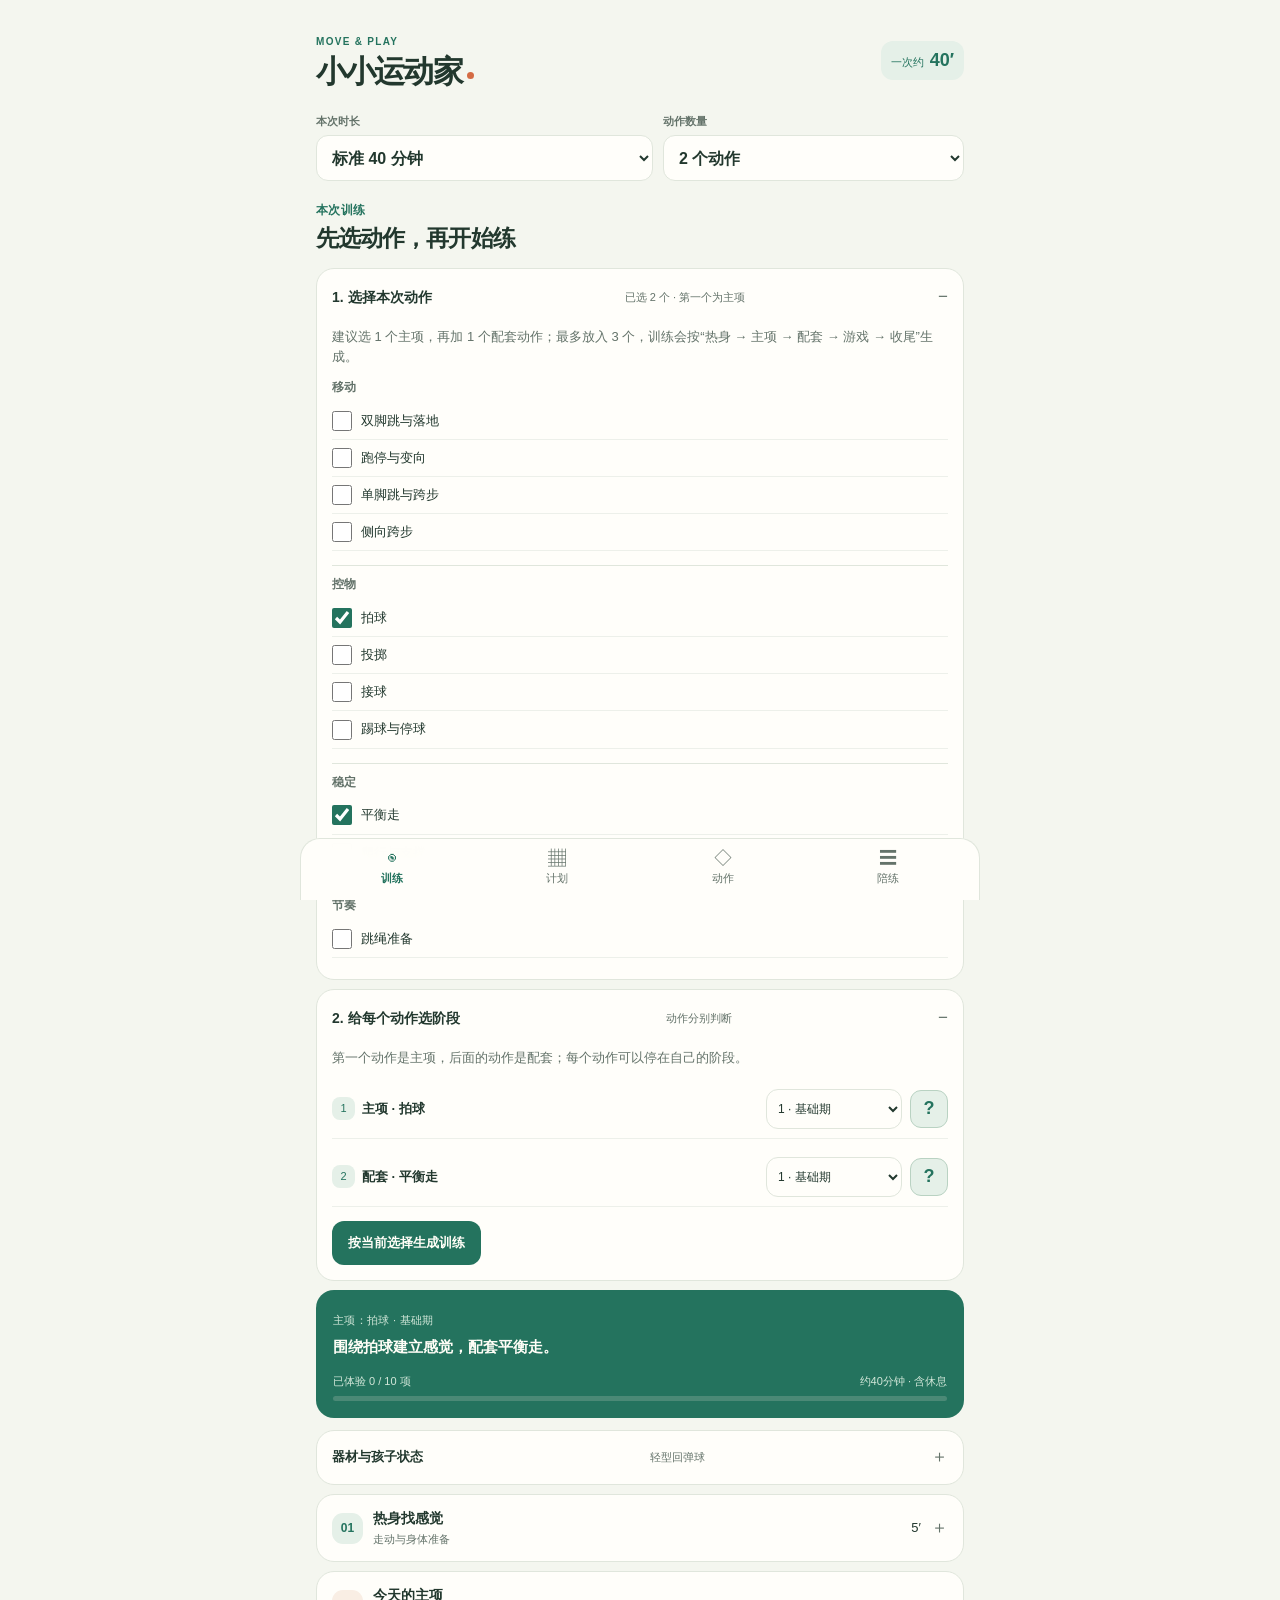
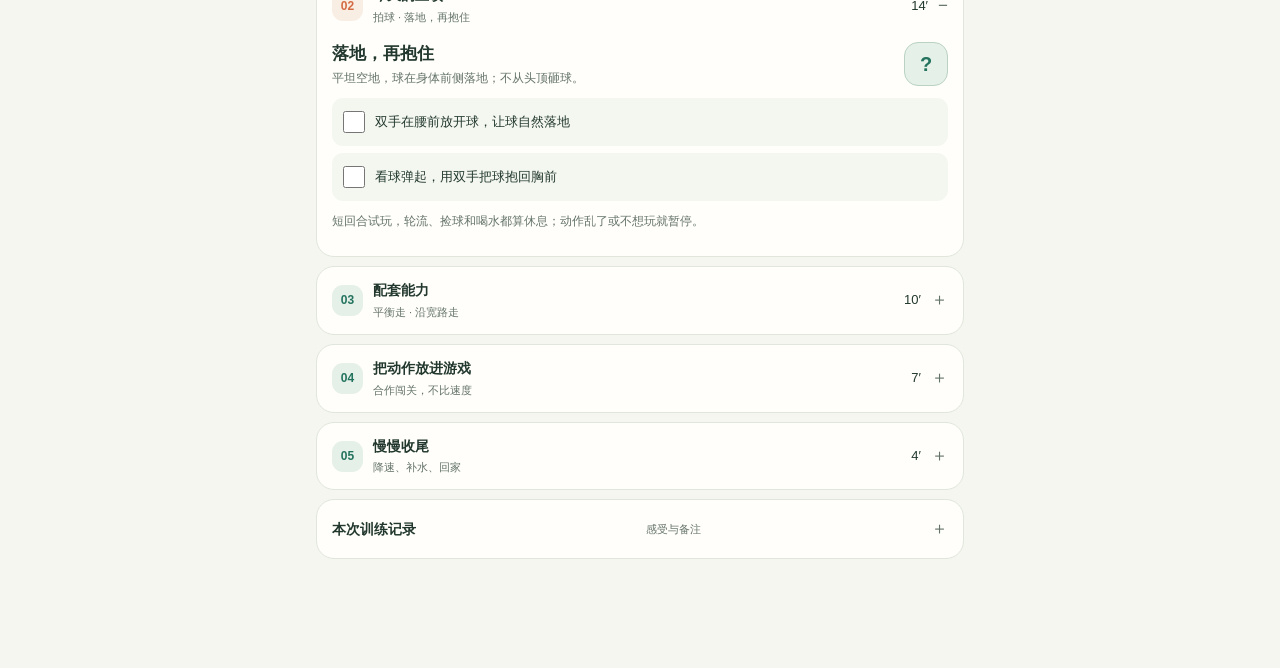
<file: index.html>
<!doctype html>
<html lang="zh-CN">
<head>
  <meta charset="utf-8">
  <meta name="viewport" content="width=device-width,initial-scale=1,viewport-fit=cover">
  <meta name="theme-color" content="#24735e">
  <meta name="description" content="给学龄前孩子的亲子运动计划，按能力调整，循序渐进。">
  <title>小小运动家 · 亲子运动</title>
  <link rel="icon" href="assets/icon.svg" type="image/svg+xml">
  <link rel="stylesheet" href="styles.css">
  <script src="content.js" defer></script>
  <script src="illustrations.js" defer></script>
  <script src="app.js" defer></script>
</head>
<body>
<div class="app">
  <header class="masthead"><div><span class="eyebrow">MOVE & PLAY</span><h1>小小运动家<span class="brand-dot"></span></h1></div><span class="time-pill">一次约 <strong>40′</strong></span></header>
  <div class="plan-controls">
    <label>本次时长<select id="durationSelect" aria-label="选择本次训练时长"><option value="25">轻量 25 分钟</option><option value="40" selected>标准 40 分钟</option><option value="50">加长 50 分钟</option></select></label>
    <label>动作数量<select id="actionCount" aria-label="选择本次动作数量"><option value="1">1 个动作</option><option value="2" selected>2 个动作</option><option value="3">3 个动作</option></select></label>
  </div>
  <main>
    <section id="today" class="view" aria-labelledby="todayTitle">
      <div class="day-heading"><div><p class="eyebrow">本次训练</p><h2 id="todayTitle">先选动作，再开始练</h2></div></div>
      <details class="disclosure action-picker" open><summary><span>1. 选择本次动作</span><span class="summary-meta" id="selectionSummary">主项＋配套</span></summary><div class="disclosure-body"><p class="small muted">建议选 1 个主项，再加 1 个配套动作；最多放入 3 个，训练会按“热身 → 主项 → 配套 → 游戏 → 收尾”生成。</p><div id="actionChoices" class="action-choices"></div></div></details><details class="disclosure stage-picker" open><summary><span>2. 给每个动作选阶段</span><span class="summary-meta">动作分别判断</span></summary><div class="disclosure-body"><p class="small muted">第一个动作是主项，后面的动作是配套；每个动作可以停在自己的阶段。</p><div id="stageChoices" class="stage-choices"></div><button id="startTraining" class="button">按当前选择生成训练</button></div></details>
      <div class="session-summary"><span id="phaseHint"></span><p id="dayGoal"></p><div class="progress-line"><span id="completionText" role="status" aria-live="polite"></span><span id="sessionMinutes">约40分钟 · 含休息</span></div><div class="progress-track" role="progressbar" aria-label="本次活动完成度" aria-valuemin="0" aria-valuemax="100" id="progress"><span id="progressFill"></span></div></div>
      <details class="disclosure prep"><summary><span>器材与孩子状态</span><span class="summary-meta" id="equipmentPreview"></span></summary><div class="disclosure-body"><p id="equipmentList"></p><div class="mood-picker" aria-label="孩子现在的状态"><button data-mood="ready">想玩</button><button data-mood="slow">慢慢来</button><button data-mood="tired">有点累</button></div><p class="small muted" id="readinessAdvice">先问孩子想从哪个游戏开始。</p></div></details>
      <div id="sessionBlocks" class="session-blocks"></div>
      <details class="disclosure"><summary><span>本次训练记录</span><span class="summary-meta">感受与备注</span></summary><div class="disclosure-body"><p id="parentCue" class="parent-cue"></p><label class="field-label" for="dailyNote">记下一次尝试，或下次想玩的事</label><textarea id="dailyNote" rows="3" placeholder="例如：球掉了之后，主动换近一点再试。"></textarea><button id="saveNote" class="button">保存记录</button><span class="save-status" id="noteStatus" role="status"></span></div></details>
    </section>
    <section id="plan" class="view" hidden aria-labelledby="planTitle"><div class="page-heading"><p class="eyebrow">BUILD A SESSION</p><h2 id="planTitle">动作和训练是对应的</h2><p>先选动作，再给每个动作单独选阶段；第一个动作做主项，其余动作做配套。</p></div><details class="disclosure" open><summary><span>当前训练组合</span><span class="summary-meta">可回到“今天”修改</span></summary><div id="planSummary" class="disclosure-body"></div></details><details class="disclosure"><summary><span>阶段怎么选</span><span class="summary-meta">每个动作独立判断</span></summary><div id="phaseList" class="disclosure-body phase-list"></div></details><details class="disclosure"><summary><span>为什么采用混合模式</span></summary><div class="disclosure-body prose"><p>主项在一轮里重复几次，帮助孩子建立感觉；配套动作提供走、跑、跳、投、接、踢、平衡和支撑等不同经验；最后用合作游戏把动作放回真实场景。</p><p>每个动作的阶段单独选择。拍球可以在“控制期”，投掷仍停在“基础期”，不会被一个总阶段强行绑在一起。</p><p>不需要每次都完成整套。孩子状态好时加一个配套动作，状态一般时只做主项和收尾。</p></div></details></section>
    <section id="library" class="view" hidden aria-labelledby="libraryTitle"><div class="page-heading"><p class="eyebrow">WATCH · TRY · PLAY</p><h2 id="libraryTitle">动作库</h2><p>先选一个动作，再查看它的四个阶段；点“？”看逐步图解。</p></div><label class="field-label" for="skillSelect">动作分类</label><select id="skillSelect"></select><div id="skillDetail"></div></section>
    <section id="guide" class="view" hidden aria-labelledby="guideTitle"><div class="page-heading"><p class="eyebrow">FOR THE GROWN-UPS</p><h2 id="guideTitle">陪练备忘</h2></div><details class="disclosure" open><summary><span>训练时怎么掌握分寸</span></summary><div class="disclosure-body prose"><p>这是户外陪伴时间，含走动、讲解、喝水和休息。园里当天活动多、孩子困倦或抗拒时，缩成散步和熟悉游戏，随时可以结束。</p><p>会做、愿意玩、动作仍稳，再试下一步；一次只改变距离、目标、速度中的一项。变难后挫败明显，就回到原来的版本。</p><p>教学口令一次只给一个，例如“把球送进箱子”“轻轻落在脚印上”。先示范，再让孩子试，避免每一下都纠正。</p></div></details><details class="disclosure"><summary><span>怕做不好时，怎么接话</span></summary><div class="disclosure-body prose"><p>“你很想做好，没成功会难过。先休息一下，你想换近一点，还是先看我做？”</p><p>孩子平静后再邀请尝试，允许今天结束。表扬具体策略，如“你发现远了，自己走近了一步”；不把哭后继续完成当作交换条件。</p><p>先玩合作任务，再逐步加入轮流和轻度竞争。大人自然示范失误、调整、再试；保留真实规则，不刻意让孩子难堪。</p></div></details><details class="disclosure"><summary><span>场地、器材与安全</span></summary><div class="disclosure-body prose"><p>选择灯光充足、平整防滑、远离车流和水边的空地；跑动路线避开行人、宠物与骑行道。标记用可清除粉笔或扁平软标志，不摆易滚动绊脚物。</p><p>用适合孩子抓握、回弹稳定的轻球；拍球需要能正常回弹的球，软泡沫球和气球只适合相应游戏。气球须成人全程看护，破片立即清理；本计划默认不用气球。</p><p>跳跃从地面线开始，绳子平放且不绕身体；爬行只在干净软垫上，不在粗糙水泥地上手膝着地。公园攀爬仅用适龄低矮设施，成人近身保护，不拉手臂悬吊孩子。</p><p>晚饭后先慢走，腹部不适时不跑跳；临睡前放缓活动。看当地空气质量、雷雨与高温预警决定是否改到室内，室内用安静轻动作并留足空间。</p><p>出现疼痛、明显跛行、晕厥、异常气喘时停止并就医；反复跌倒、明显左右差异或能力退步，向儿科或儿童保健门诊咨询。</p></div></details><details class="disclosure"><summary><span>4–6岁基础动作地图</span><span class="summary-meta">优先级与资料</span></summary><div class="disclosure-body prose"><p><strong>优先练：</strong>走与跑停、双脚跳和落地、跨步与单脚短暂支撑、平衡走、投掷、接球、踢停球、拍球、节奏与跳绳准备、爬行与支撑。</p><p><strong>动作关系：</strong>移动类帮助孩子会走、跑、停、跳和变向；稳定类帮助身体保持平衡、支撑和落地；控物类帮助眼手脚配合；节奏类把摇、跳、停连接起来。网页按这四类组织动作库。</p><p><strong>资料依据：</strong><a href="http://www.moe.gov.cn/srcsite/A06/s3327/201210/t20121009_143254.html" target="_blank" rel="noopener noreferrer">教育部《3–6岁儿童学习与发展指南》</a>健康领域涉及平衡、跑跳、钻爬、投掷、接球、拍球与跳绳，并强调尊重个体差异、不机械追求数量；<a href="https://www.who.int/publications/i/item/9789241550536" target="_blank" rel="noopener noreferrer">WHO 低龄儿童活动指南</a>强调全天分散活动；<a href="https://www.cdc.gov/physical-activity-basics/guidelines/children.html" target="_blank" rel="noopener noreferrer">CDC 儿童活动建议</a>强调学龄前儿童进行适龄、愉快的主动游戏。</p><p>具体阶段和动作组合是家庭实践方案，未经个体测评，不代表官方达标线。满五岁后仍以全天活动为主，网页中的一次训练只是其中一段。</p></div></details><details class="disclosure"><summary><span>记录与备份</span><span class="summary-meta" id="recordCount"></span></summary><div class="disclosure-body prose"><p>记录保存在当前浏览器。不同手机或清理浏览器数据，会对应不同的本地记录；可导出备份后再导入。</p><div class="button-row"><button class="button secondary" id="exportData">导出记录</button><label class="button secondary file-button">导入备份<input type="file" id="importData" accept="application/json,.json"></label></div><p id="backupStatus" role="status" class="small"></p><p id="storageStatus" class="small"></p></div></details><p class="footer-note">孩子先享受运动，技术慢慢长出来。</p></section>
  </main>
</div>
<nav class="bottom-nav" aria-label="主导航"><button data-view="today" aria-current="page"><span aria-hidden="true">◉</span>训练</button><button data-view="plan"><span aria-hidden="true">▦</span>计划</button><button data-view="library"><span aria-hidden="true">◇</span>动作</button><button data-view="guide"><span aria-hidden="true">☰</span>陪练</button></nav>
<dialog id="motionDialog" class="motion-dialog" aria-labelledby="motionTitle"><div class="sheet"><header class="sheet-head"><div><p class="eyebrow" id="motionLevel"></p><h2 id="motionTitle"></h2></div><button id="closeDialog" class="icon-button" aria-label="关闭动作图解">×</button></header><div class="sheet-body"><div class="diagram-stage" id="diagramStage"></div><div id="framePicker" class="frame-picker" aria-label="选择动作步骤"></div><div class="frame-caption"><strong id="frameTitle"></strong><p id="frameInstruction"></p></div><div class="diagram-controls"><button id="previousFrame" class="button secondary" aria-label="上一步">← 上一步</button><button id="playFrames" class="button secondary">播放分解</button><button id="nextFrame" class="button secondary" aria-label="下一步">下一步 →</button></div><p class="coach-cue" id="motionCue"></p><details class="disclosure compact"><summary><span>陪练提示与常见卡点</span></summary><div class="disclosure-body" id="motionNotes"></div></details></div></div></dialog>
<div id="toast" class="toast" role="status" aria-live="polite" hidden></div>
<noscript><p>请启用浏览器 JavaScript，以切换阶段和查看动作图解。</p></noscript>
</body>
</html>
</file>
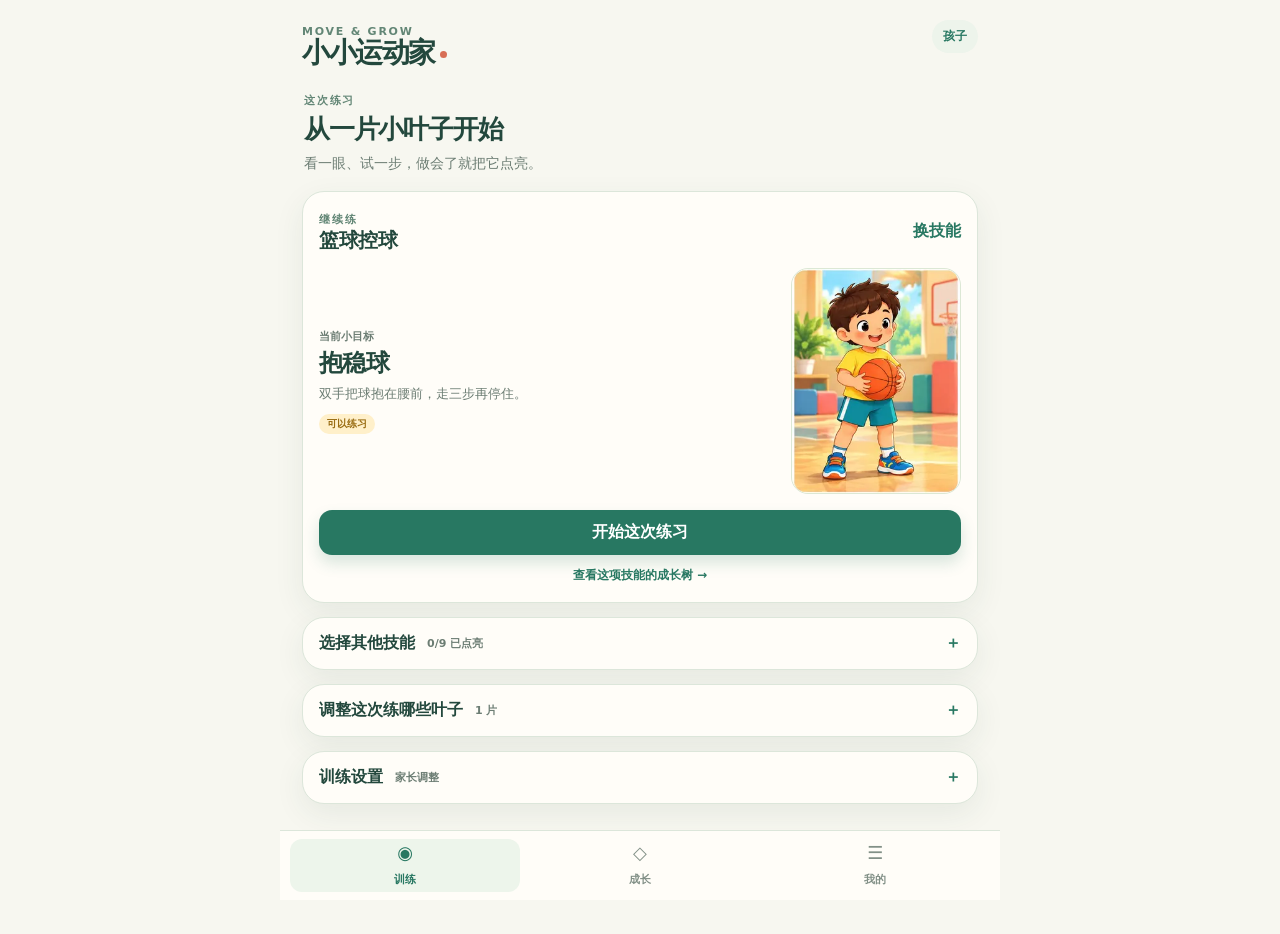
<file: next/index.html>
<!doctype html>
<html lang="zh-CN">
<head>
  <meta charset="utf-8">
  <meta name="viewport" content="width=device-width,initial-scale=1,viewport-fit=cover">
  <meta name="theme-color" content="#1f6c58">
  <meta name="description" content="给孩子的亲子运动成长记录，从一片小叶子开始。">
  <title>小小运动家</title>
  <link rel="stylesheet" href="next.css?assets=fast-images-1">
  <script src="next-content.js" defer></script>
  <script src="next-images.js?assets=fast-images-1" defer></script>
  <script src="next-illustrations.js?assets=fast-images-1" defer></script>
  <script src="next-app.js?assets=fast-images-1" defer></script>
</head>
<body>
<div class="app-shell">
  <header class="topbar">
    <div><span class="eyebrow">MOVE & GROW</span><h1>小小运动家<span class="dot"></span></h1></div>
    <span id="profileBadge" class="profile-badge">孩子</span>
  </header>

  <main>
    <section id="trainView" class="view" aria-labelledby="trainTitle">
      <div class="hero-copy compact-hero">
        <p class="eyebrow">这次练习</p>
        <h2 id="trainTitle">从一片小叶子开始</h2>
        <p>看一眼、试一步，做会了就把它点亮。</p>
      </div>

      <section class="section-card primary-practice-card" aria-labelledby="currentSkillName">
        <div class="section-head">
          <div><span class="section-kicker">继续练</span><h3 id="currentSkillName">篮球控球</h3></div>
          <button id="changeSkillButton" class="text-button" type="button">换技能</button>
        </div>
        <div class="current-leaf-preview">
          <div class="current-leaf-copy">
            <span class="current-leaf-label">当前小目标</span>
            <h4 id="currentLeafName">抱稳球</h4>
            <p id="currentLeafTask">双手把球抱在腰前，走三步再停住。</p>
            <span id="currentLeafStatus" class="status-pill">可以练习</span>
          </div>
          <div id="currentLeafImage" class="current-leaf-image" aria-label="当前动作图解"></div>
        </div>
        <button id="startSessionPrimary" class="primary-button" type="button">开始这次练习</button>
        <button id="openTreeFromTrain" class="subtle-link" type="button">查看这项技能的成长树 →</button>
      </section>

      <details id="skillChooser" class="section-card simple-details">
        <summary><span>选择其他技能</span><span id="skillProgress" class="summary-meta"></span></summary>
        <div class="details-body">
          <p class="muted short-help">换一项技能后，页面会自动推荐下一片可以练的叶子。</p>
          <div id="skillPicker" class="skill-picker"></div>
        </div>
      </details>

      <details id="leafChooser" class="section-card simple-details">
        <summary><span>调整这次练哪些叶子</span><span id="selectedLeafCount" class="summary-meta">1 片</span></summary>
        <div class="details-body">
          <p class="muted short-help">默认练当前叶子。孩子状态好时，可以再加一到两片同一技能的叶子。</p>
          <div id="todayPath" class="today-path"></div>
        </div>
      </details>

      <details id="trainingOptions" class="section-card simple-details">
        <summary><span>训练设置</span><span class="summary-meta">家长调整</span></summary>
        <div class="details-body">
          <div class="duration-row"><label for="duration">这次时长</label><select id="duration"><option value="25">轻量</option><option value="40" selected>标准</option><option value="50">加长</option></select></div>
          <p class="muted short-help">时长包含热身、练习、游戏和收尾；孩子累了随时可以结束。</p>
        </div>
      </details>

      <div id="sessionPanel" class="section-card session-card" hidden></div>
    </section>

    <section id="treeView" class="view" hidden aria-labelledby="treeTitle">
      <div class="page-heading compact-heading"><p class="eyebrow">成长</p><h2 id="treeTitle">一项技能，一棵树</h2><p>从底部的小能力开始，慢慢长出新的本领。</p></div>
      <div class="section-card tree-select-card simple-tree-tools">
        <label for="treeSkillSelect">正在看的技能</label>
        <select id="treeSkillSelect"></select>
        <div id="treeLegend" class="tree-legend"><span><i class="legend-dot done"></i>已点亮</span><span><i class="legend-dot ready"></i>现在可以练</span><span><i class="legend-dot locked"></i>先预览</span></div>
      </div>
      <div id="skillTree" class="skill-tree" aria-live="polite"></div>
    </section>

    <section id="myView" class="view" hidden aria-labelledby="myTitle">
      <div class="page-heading compact-heading"><p class="eyebrow">我的</p><h2 id="myTitle">成长和设置</h2><p>先看看点亮的叶子，再调整档案和陪练方式。</p></div>
      <details class="section-card simple-details" open><summary><span>成长记录</span><span class="summary-meta">看见点亮的叶子</span></summary><div class="details-body"><div id="recordSummary" class="record-summary"></div><div id="recordList" class="record-list"></div></div></details>
      <div class="section-card profile-card">
        <div class="section-head"><div><span class="section-kicker">档案</span><h3>当前使用者</h3></div><span class="muted">本机保存</span></div>
        <div class="profile-controls"><label for="profileSelect">使用者<select id="profileSelect"></select></label><button id="newProfile" class="secondary-button" type="button">新增</button></div>
        <div id="newProfileForm" class="new-profile-form" hidden><label for="newProfileName">名字</label><div><input id="newProfileName" type="text" maxlength="20" autocomplete="off" placeholder="例如：小明"><button id="createProfile" class="secondary-button" type="button">创建</button></div></div>
        <p class="muted profile-note">不同档案互相独立；换手机时可以导出后再导入。</p>
      </div>

      <details class="section-card simple-details" open><summary><span>孩子害怕失败时</span></summary><div class="details-body prose"><p>先承认难受，再给一个更小的选择：“你想把球放近一点，还是先看我做一次？”</p><p>把成功标准改成“试了一个步骤”，大人自然示范失误、调整和再试。</p></div></details>
      <details class="section-card simple-details"><summary><span>安全和器材</span></summary><div class="details-body prose"><p>使用轻球、软豆袋、扁平标志和软短绳，选择平整、防滑、远离车流的空地。</p><p>出现疼痛、明显跛行、异常气喘或头晕，立即停止并咨询专业人员。</p></div></details>
      <details class="section-card simple-details"><summary><span>备份成长记录</span></summary><div class="details-body"><p class="muted">记录只保存在当前浏览器，不会自动同步到其他手机。</p><div class="button-row"><button id="exportData" class="secondary-button" type="button">导出当前档案</button><label class="secondary-button file-label">导入档案<input id="importData" type="file" accept="application/json,.json"></label></div><p id="backupStatus" class="status-text"></p></div></details>
    </section>
  </main>
</div>

<div id="leafDetail" class="leaf-detail" hidden></div>
<nav class="bottom-nav" aria-label="主导航"><button data-view="trainView" aria-current="page"><span>◉</span>训练</button><button data-view="treeView"><span>◇</span>成长</button><button data-view="myView"><span>☰</span>我的</button></nav>
<div id="toast" class="toast" role="status" aria-live="polite" hidden></div>
</body>
</html>
</file>
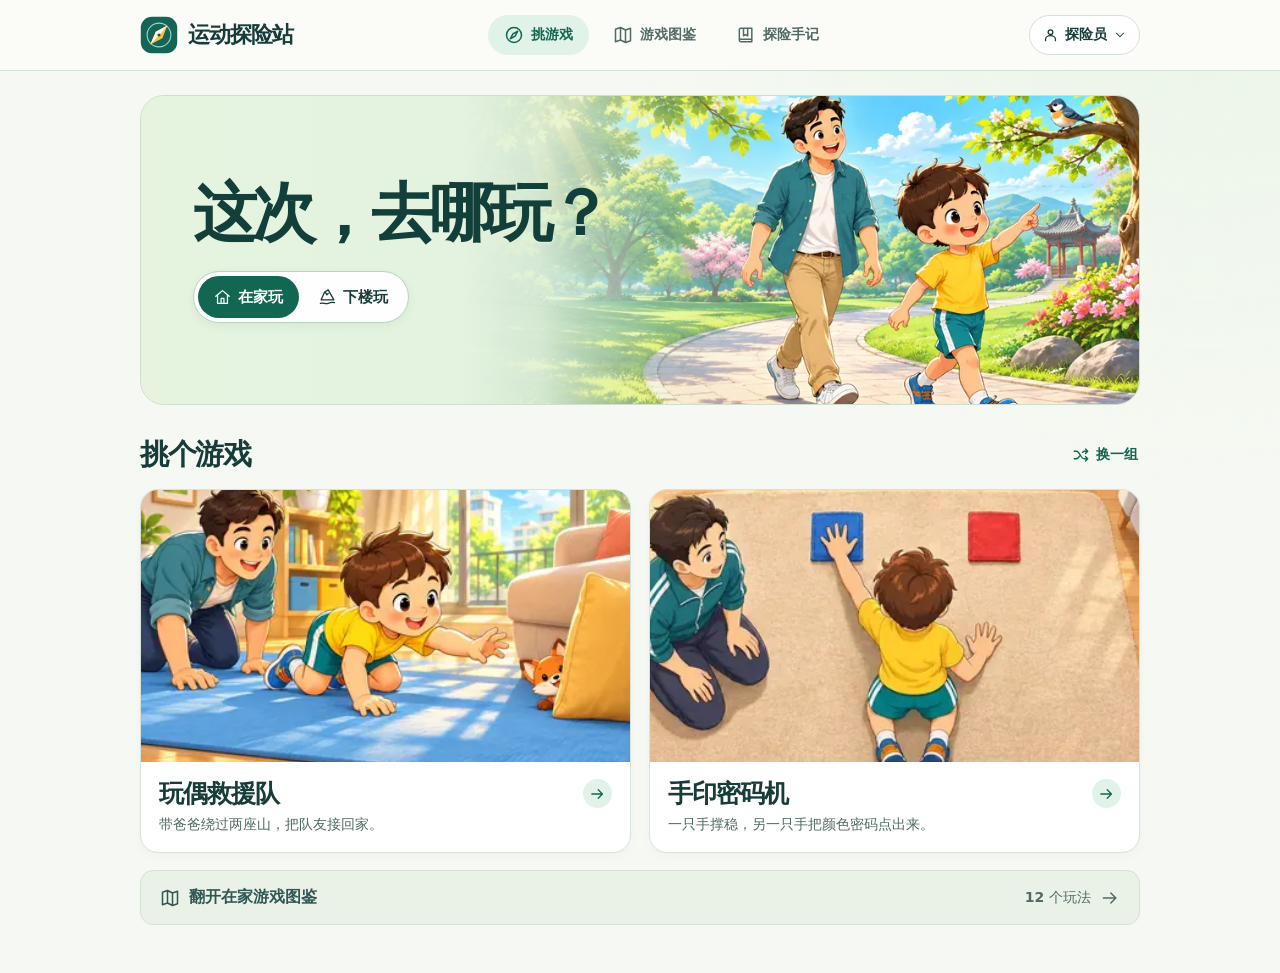
<file: play/index.html>
<!doctype html>
<html lang="zh-CN">
<head>
  <meta charset="utf-8">
  <meta name="viewport" content="width=device-width,initial-scale=1,viewport-fit=cover">
  <meta name="theme-color" content="#f7faf5">
  <meta name="description" content="挑一个亲子运动游戏，在家或下楼，带爸爸玩出自己的规则。">
  <title>运动探险站 · 亲子小游戏</title>
  <link rel="icon" type="image/svg+xml" href="./compass.svg">
  <link rel="stylesheet" href="./play.css?guide=2">
  <script defer src="./games.js?guide=2"></script>
  <script defer src="./app.js?guide=2"></script>
</head>
<body>
  <svg class="symbols" xmlns="http://www.w3.org/2000/svg" aria-hidden="true">
    <symbol id="i-compass" viewBox="0 0 24 24"><circle cx="12" cy="12" r="9"/><path d="m16.5 7.5-3.2 5.8-5.8 3.2 3.2-5.8z"/></symbol>
    <symbol id="i-map" viewBox="0 0 24 24"><path d="m3 5 6-2 6 3 6-2v15l-6 2-6-3-6 2zM9 3v15m6-12v15"/></symbol>
    <symbol id="i-book" viewBox="0 0 24 24"><path d="M5 4h14v16H6a2 2 0 0 1-2-2V6a2 2 0 0 1 1-2ZM5 17h14M9 4v9l2.5-1.5L14 13V4"/></symbol>
    <symbol id="i-home" viewBox="0 0 24 24"><path d="m2.5 11 9.5-8 9.5 8M5 9.5V21h14V9.5M10 21v-7h4v7"/></symbol>
    <symbol id="i-out" viewBox="0 0 24 24"><path d="m8 5 5-3 8 14H3L8 5Zm1 0 2 4 2-2M2 21c4-2 7 2 11 0s6-2 9-1"/></symbol>
    <symbol id="i-change" viewBox="0 0 24 24"><path d="M3 7h3c4 0 6 10 10 10h5m-3-3 3 3-3 3M3 17h3c1.5 0 2.8-1.5 4-3.5M14 8.5c.8-1 1.6-1.5 3-1.5h4m-3-3 3 3-3 3"/></symbol>
    <symbol id="i-arrow" viewBox="0 0 24 24"><path d="M4 12h15m-6-6 6 6-6 6"/></symbol>
    <symbol id="i-chevron" viewBox="0 0 24 24"><path d="m6 9 6 6 6-6"/></symbol>
    <symbol id="i-heart" viewBox="0 0 24 24"><path d="M20.5 5.4a5 5 0 0 0-7.1 0L12 6.9l-1.4-1.5a5 5 0 0 0-7.1 7.1L12 21l8.5-8.5a5 5 0 0 0 0-7.1Z"/></symbol>
    <symbol id="i-edit" viewBox="0 0 24 24"><path d="m14.5 5.5 4 4M4 20l4.8-1.1L20 7.7a2.8 2.8 0 0 0-4-4L4.8 15Z"/></symbol>
    <symbol id="i-person" viewBox="0 0 24 24"><circle cx="12" cy="8" r="3.3"/><path d="M5 20v-2a7 5 0 0 1 14 0v2"/></symbol>
    <symbol id="i-close" viewBox="0 0 24 24"><path d="m6 6 12 12M18 6 6 18"/></symbol>
    <symbol id="i-expand" viewBox="0 0 24 24"><path d="M3 9V3h6m6 0h6v6m0 6v6h-6m-6 0H3v-6"/></symbol>
    <symbol id="i-search" viewBox="0 0 24 24"><circle cx="10" cy="10" r="6.5"/><path d="m15 15 6 6"/></symbol>
    <symbol id="i-filter" viewBox="0 0 24 24"><path d="M3 6h7m5 0h6M3 18h12m4 0h2"/><circle cx="12.5" cy="6" r="2.4"/><circle cx="17" cy="18" r="2.4"/></symbol>
    <symbol id="i-spark" viewBox="0 0 24 24"><path d="m13 3 1.9 6.1L21 11l-6.1 1.9L13 19l-1.9-6.1L5 11l6.1-1.9L13 3Zm-8 12 .8 2.2L8 18l-2.2.8L5 21l-.8-2.2L2 18l2.2-.8z"/></symbol>
    <symbol id="i-flag" viewBox="0 0 24 24"><path d="M5 22V3c5-3 8 3 14 0v10c-6 3-9-3-14 0"/></symbol>
    <symbol id="i-leaf" viewBox="0 0 24 24"><path d="M5 19C0 8 10 3 21 3c0 11-5 18-14 15M4 21l10-11"/></symbol>
    <symbol id="i-foot" viewBox="0 0 24 24"><path d="M7 13c-1 1-3 1-3 4s3 4 4 1l.5-3M16 11c1 1 3 1 3 4s-3 4-4 1l-.5-3"/><ellipse cx="8" cy="8" rx="2.4" ry="4" transform="rotate(12 8 8)"/><ellipse cx="15" cy="6" rx="2.2" ry="3.5" transform="rotate(-15 15 6)"/></symbol>
    <symbol id="i-check" viewBox="0 0 24 24"><path d="m4 12 5 5L20 6"/></symbol>
  </svg>
  <header class="topbar"><div class="wrap top-inner">
    <a class="brand" href="#pick" aria-label="运动探险站首页"><img src="./compass.svg" width="40" height="40" alt=""><span>运动探险站</span></a>
    <nav class="desk-nav" aria-label="主导航">
      <a data-tab="pick" href="#pick"><svg class="icon"><use href="#i-compass"/></svg>挑游戏</a>
      <a data-tab="library" href="#library"><svg class="icon"><use href="#i-map"/></svg>游戏图鉴</a>
      <a data-tab="notes" href="#notes"><svg class="icon"><use href="#i-book"/></svg>探险手记</a>
    </nav>
    <button id="profileToggle" class="profile-chip" type="button" aria-haspopup="dialog"><svg class="icon"><use href="#i-person"/></svg><span id="profileLabel">探险员</span><svg class="icon small"><use href="#i-chevron"/></svg></button>
  </div></header>
  <main class="wrap" id="main">
    <section id="pickView">
      <div class="hero">
        <picture><source media="(max-width:600px)" srcset="./assets/cover-mobile.webp"><img src="./assets/cover.webp" fetchpriority="high" alt="男孩和爸爸在公园小路上结伴出发"></picture>
        <div class="hero-copy"><h1><span>这次，</span><span>去哪玩？</span></h1>
          <div class="place-pick" role="group" aria-label="推荐游戏的场地">
            <button type="button" data-place="home" aria-pressed="true"><svg class="icon"><use href="#i-home"/></svg>在家玩</button>
            <button type="button" data-place="out" aria-pressed="false"><svg class="icon"><use href="#i-out"/></svg>下楼玩</button>
          </div>
        </div>
      </div>
      <div class="section-head"><h2>挑个游戏</h2><button type="button" id="shuffle" class="plain"><svg class="icon"><use href="#i-change"/></svg>换一组</button></div>
      <div class="pair" id="picks"></div>
      <a href="#library/home" class="library-link" id="openLibrary"><span><svg class="icon"><use href="#i-map"/></svg><span id="libraryLinkLabel">翻开在家游戏图鉴</span></span><span class="library-count"><span id="totalGames"></span><svg class="icon"><use href="#i-arrow"/></svg></span></a>
    </section>
    <section id="libraryView" hidden>
      <div class="view-heading"><h1>游戏图鉴</h1></div>
      <nav class="place-shelves" aria-label="按场地浏览游戏">
        <a href="#library/home" data-shelf="home"><svg class="icon"><use href="#i-home"/></svg>在家玩</a>
        <a href="#library/out" data-shelf="out"><svg class="icon"><use href="#i-out"/></svg>下楼玩</a>
      </nav>
      <div class="library-tools"><label class="search"><svg class="icon"><use href="#i-search"/></svg><input id="search" type="search" maxlength="40" placeholder="找游戏、动作或道具" aria-label="搜索游戏"></label><button id="filterToggle" class="chip" type="button" aria-expanded="false" aria-controls="filters"><svg class="icon"><use href="#i-filter"/></svg>筛选</button></div>
      <div id="filters" class="filter-panel" hidden></div>
      <p id="resultCount" class="result-count" role="status"></p><div id="libraryGrid" class="library-grid"></div>
    </section>
    <section id="notesView" hidden><div class="view-heading"><h1>探险手记</h1><p id="noteOwner"></p></div>
      <div id="noteTabs" class="note-tabs" role="group" aria-label="手记内容"><button type="button" data-note-tab="stories" aria-pressed="true">我的发现</button><button type="button" data-note-tab="favs" aria-pressed="false">还想再玩</button></div>
      <div id="journalContent"></div>
    </section>
    <noscript><p>请在浏览器开启 JavaScript，再来挑游戏。</p></noscript>
  </main>
  <nav class="mobile-nav" aria-label="底部导航">
    <a data-tab="pick" href="#pick"><svg class="icon"><use href="#i-compass"/></svg>挑游戏</a>
    <a data-tab="library" href="#library"><svg class="icon"><use href="#i-map"/></svg>游戏图鉴</a>
    <a data-tab="notes" href="#notes"><svg class="icon"><use href="#i-book"/></svg>探险手记</a>
  </nav>
  <dialog id="gameDialog" aria-labelledby="detailTitle"></dialog>
  <dialog id="imageDialog" class="image-dialog" aria-labelledby="photoTitle"></dialog>
  <dialog id="noteDialog" class="small-dialog" aria-labelledby="entryTitle"></dialog>
  <dialog id="profileDialog" class="small-dialog" aria-labelledby="profileTitle"></dialog>
  <div id="toast" role="status" aria-live="polite"></div>
</body>
</html>
</file>
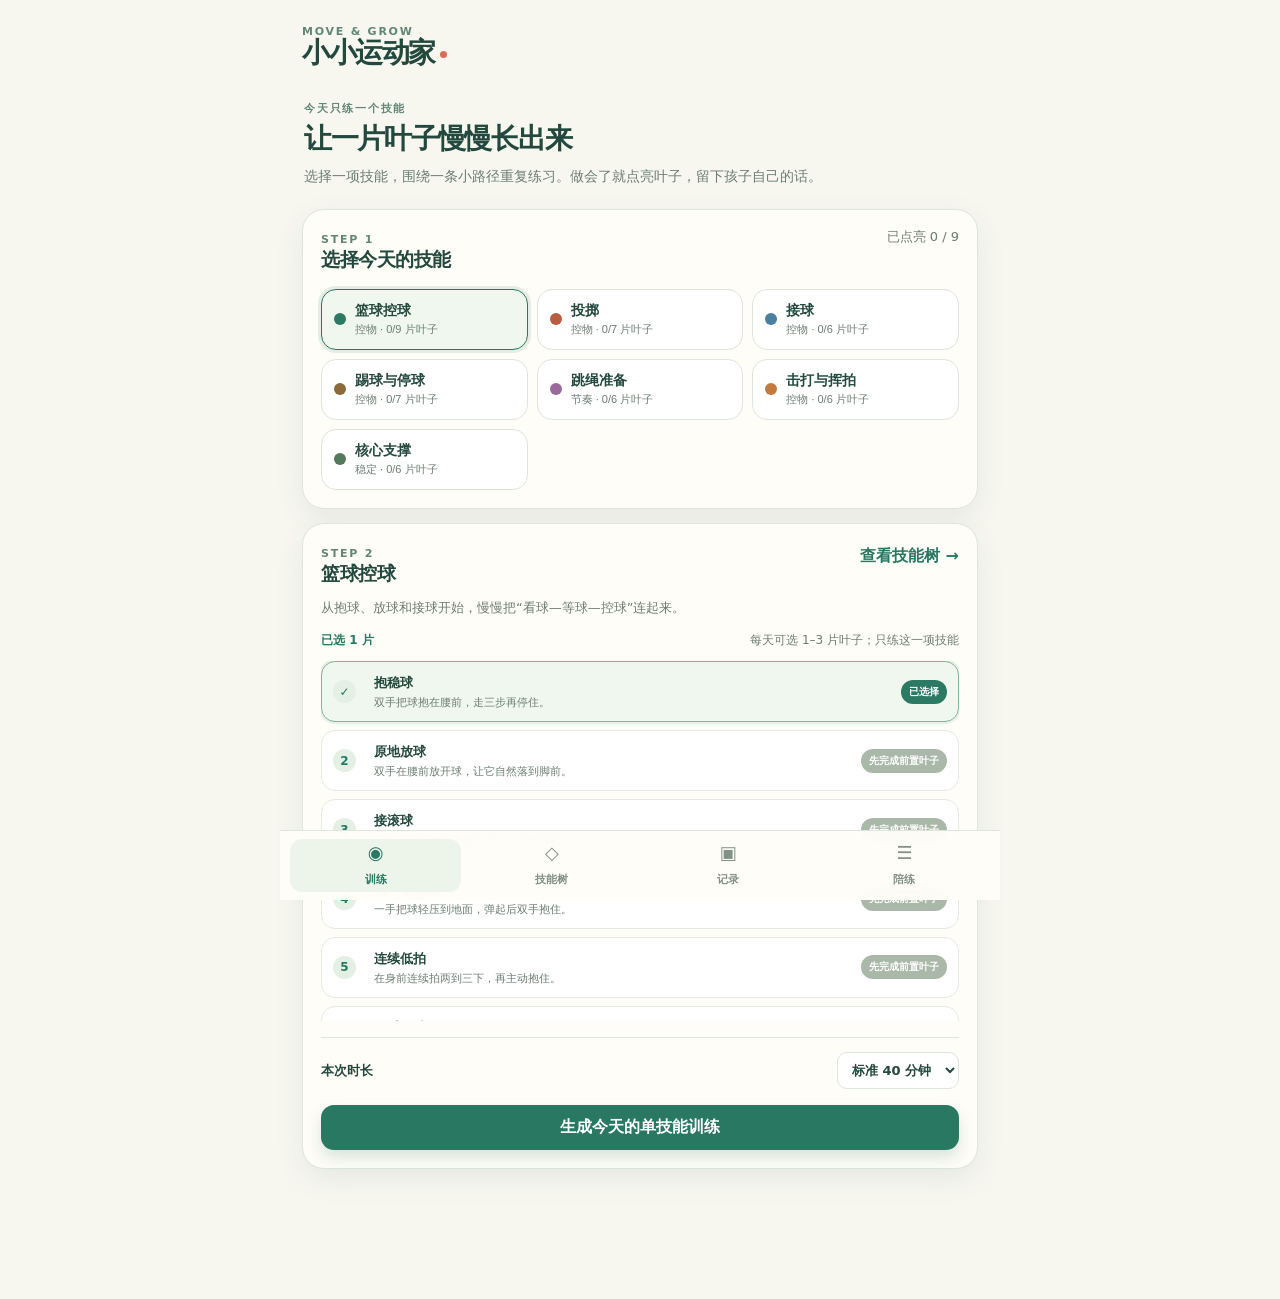
<file: v2/index.html>
<!doctype html>
<html lang="zh-CN">
<head>
  <meta charset="utf-8">
  <meta name="viewport" content="width=device-width,initial-scale=1,viewport-fit=cover">
  <meta name="theme-color" content="#1f6c58">
  <title>小小运动家 · 技能树</title>
  <link rel="stylesheet" href="v2.css?v=asset-audit-20261019">
  <script src="v2-content.js" defer></script>
  <script src="v2-illustrations.js?v=asset-audit-20261019" defer></script>
  <script src="v2-app.js?v=visual-audit" defer></script>
</head>
<body>
<div class="app-shell">
  <header class="topbar">
    <div><span class="eyebrow">MOVE & GROW</span><h1>小小运动家<span class="dot"></span></h1></div>
  </header>

  <main>
    <section id="trainView" class="view" aria-labelledby="trainTitle">
      <div class="hero-copy"><p class="eyebrow">今天只练一个技能</p><h2 id="trainTitle">让一片叶子慢慢长出来</h2><p>选择一项技能，围绕一条小路径重复练习。做会了就点亮叶子，留下孩子自己的话。</p></div>
      <div class="section-card skill-picker-card">
        <div class="section-head"><div><span class="section-kicker">STEP 1</span><h3>选择今天的技能</h3></div><span id="skillProgress" class="muted"></span></div>
        <div id="skillPicker" class="skill-picker"></div>
      </div>
      <div class="section-card today-card">
        <div class="section-head"><div><span class="section-kicker">STEP 2</span><h3 id="todaySkillName">篮球控球</h3></div><button id="openTreeFromTrain" class="text-button">查看技能树 →</button></div>
        <p id="todaySkillIntro" class="muted"></p>
        <div class="selection-help"><strong id="selectedLeafCount">已选 1 片</strong><span>每天可选 1–3 片叶子；只练这一项技能</span></div>
        <div id="todayPath" class="today-path"></div>
        <div class="duration-row"><label for="duration">本次时长</label><select id="duration"><option value="25">轻量 25 分钟</option><option value="40" selected>标准 40 分钟</option><option value="50">加长 50 分钟</option></select></div>
        <button id="startSession" class="primary-button">生成今天的单技能训练</button>
      </div>
      <div id="sessionPanel" class="section-card session-card" hidden></div>
    </section>

    <section id="treeView" class="view" hidden aria-labelledby="treeTitle">
      <div class="page-heading"><p class="eyebrow">SKILL TREE</p><h2 id="treeTitle">一项技能，一棵树</h2><p>底部叶子是最小能力。前置叶子点亮后，下一片叶子会解锁。</p></div>
      <div class="section-card tree-select-card"><label for="treeSkillSelect">当前技能</label><select id="treeSkillSelect"></select><div id="treeLegend" class="tree-legend"><span><i class="legend-dot done"></i>已点亮</span><span><i class="legend-dot ready"></i>可练习</span><span><i class="legend-dot locked"></i>待解锁</span></div></div>
      <div id="skillTree" class="skill-tree" aria-live="polite"></div>
    </section>

    <section id="recordView" class="view" hidden aria-labelledby="recordTitle">
      <div class="page-heading"><p class="eyebrow">MY GROWTH</p><h2 id="recordTitle">成长记录</h2><p>每片叶子都可以留下一个瞬间，孩子可以回头看自己已经会了什么。</p></div>
      <div class="section-card profile-card"><div class="section-head"><div><span class="section-kicker">PROFILE</span><h3>当前使用者</h3></div><span class="muted">本机保存</span></div><div class="profile-controls"><label for="profileSelect">档案<select id="profileSelect"></select></label><button id="newProfile" class="secondary-button" type="button">新增使用者</button></div><div id="newProfileForm" class="new-profile-form" hidden><label for="newProfileName">使用者名字</label><div><input id="newProfileName" type="text" maxlength="20" autocomplete="off" placeholder="例如：小明"><button id="createProfile" class="secondary-button" type="button">创建档案</button></div></div><p class="muted profile-note">同一手机可以建立多个档案，记录互相独立；换设备请使用导出和导入。</p></div>
      <div id="recordSummary" class="record-summary"></div>
      <div id="recordList" class="record-list"></div>
      <details class="section-card backup-card"><summary>备份和恢复</summary><div class="details-body"><p class="muted">记录保存在当前浏览器的本地存储中，不会自动同步到其他手机。可导出当前档案，再在新设备导入。</p><div class="button-row"><button id="exportData" class="secondary-button">导出当前档案</button><label class="secondary-button file-label">导入到当前档案<input id="importData" type="file" accept="application/json,.json"></label></div><p id="backupStatus" class="status-text"></p></div></details>
    </section>

    <section id="guideView" class="view" hidden aria-labelledby="guideTitle">
      <div class="page-heading"><p class="eyebrow">FOR THE GROWN-UPS</p><h2 id="guideTitle">陪练备忘</h2></div>
      <details class="section-card" open><summary>单技能怎么练</summary><div class="details-body prose"><p>一次只围绕一个技能，主路径重复三到四轮；孩子状态好，再加一个“自由玩法”。不在同一晚把多个技能排成考核。</p><p>一片叶子可以分几次完成。只要动作更稳定、孩子愿意再试，就可以记录为进步。</p></div></details>
      <details class="section-card"><summary>叶子什么时候点亮</summary><div class="details-body prose"><p>孩子在轻松状态下能完成这片叶子的任务，并且知道下一次怎么开始，就可以点亮。点亮代表“目前会做”，不是永久达标。</p><p>如果过几周又不稳，回到上一片叶子复习即可。</p></div></details>
      <details class="section-card"><summary>孩子害怕失败时</summary><div class="details-body prose"><p>先承认难受，再给一个更小的选择：“你想把球放近一点，还是先看我做一次？”把成功标准改成“尝试了一个步骤”，不要要求一次连续完成。</p><p>大人可以自然示范失误、调整和再试；记录时写策略，不只写结果。</p></div></details>
      <details class="section-card"><summary>安全和器材</summary><div class="details-body prose"><p>用轻球、软豆袋、扁平标志和软短绳。选择平整、防滑、远离车流的空地，留出捡球和停下来的空间。</p><p>出现疼痛、明显跛行、异常气喘或头晕，立即停止并咨询专业人员。</p></div></details>
    </section>
  </main>
</div>
<div id="leafDetail" class="leaf-detail" hidden></div>
<nav class="bottom-nav" aria-label="主导航"><button data-view="trainView" aria-current="page"><span>◉</span>训练</button><button data-view="treeView"><span>◇</span>技能树</button><button data-view="recordView"><span>▣</span>记录</button><button data-view="guideView"><span>☰</span>陪练</button></nav>
<div id="toast" class="toast" role="status" aria-live="polite" hidden></div>
</body>
</html>
</file>
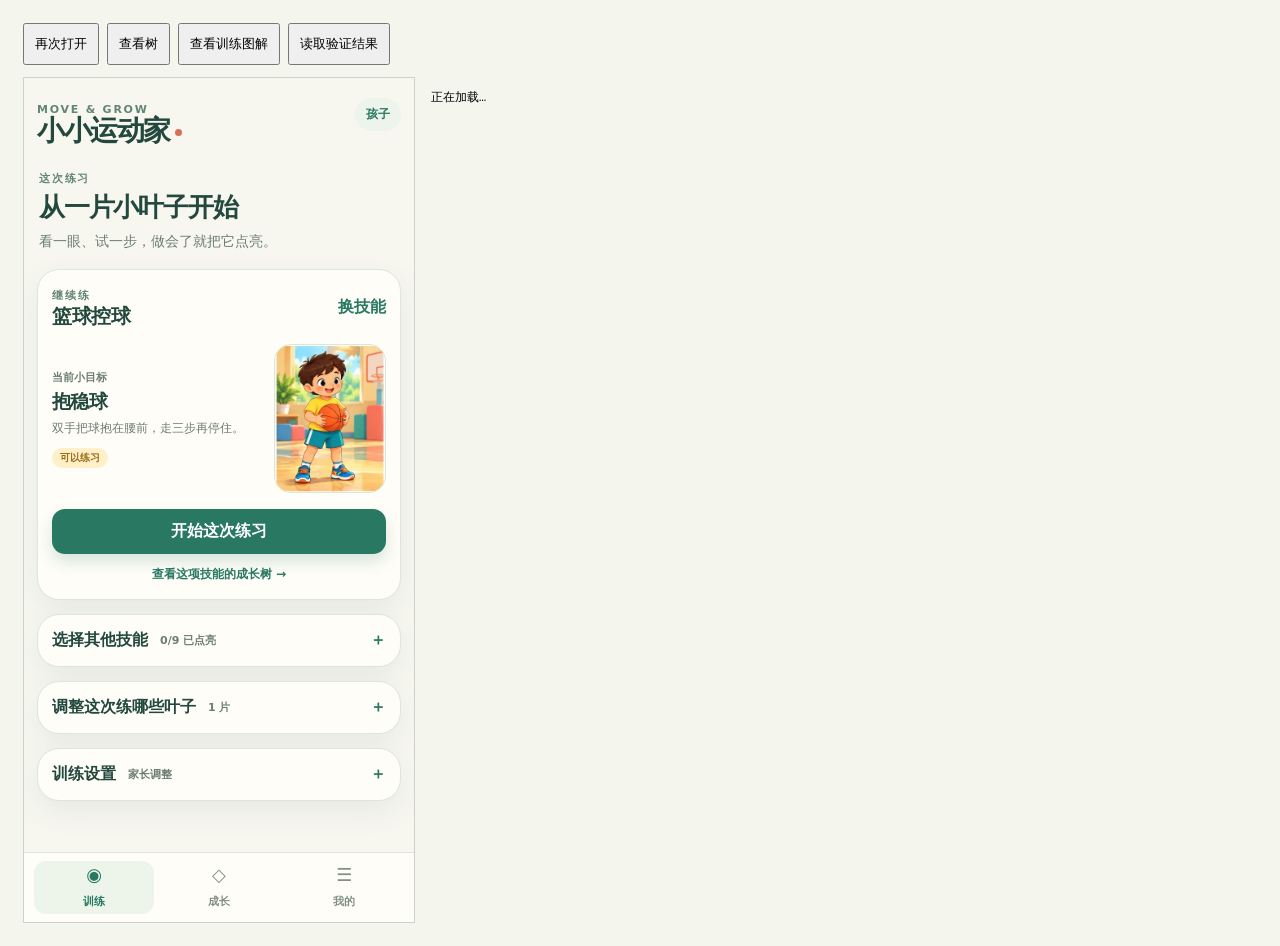
<file: tests/browser-image-cache.html>
<!doctype html><meta charset="utf-8"><title>图片缓存验证</title>
<style>body{font:14px system-ui;background:#f4f6ee;padding:15px}button{margin:0 8px 12px 0;padding:10px}main{display:flex;gap:16px;align-items:flex-start}iframe{width:390px;height:844px;border:1px solid #ccd4c8}pre{max-width:700px;white-space:pre-wrap;font-size:12px}</style>
<button id="reload">再次打开</button><button id="tree">查看树</button><button id="train">查看训练图解</button><button id="read">读取验证结果</button>
<main><iframe id="preview" src="../next/index.html"></iframe><pre id="result">正在加载…</pre></main>
<script>
const frame=document.querySelector('iframe'),out=document.querySelector('pre');
async function report(){
 const w=frame.contentWindow;
 const names=await w.caches.keys();
 const cache=await w.caches.open('kid-fitness-next-images-1');
 const keys=await cache.keys();
 out.textContent=JSON.stringify({controlledBy:w.navigator.serviceWorker.controller?.scriptURL||null,
 imageCache:names.filter(n=>n.startsWith('kid-fitness-next-images-')),cachedImages:keys.length,
 visibleImages:[...w.document.images].filter(i=>i.getBoundingClientRect().height>0).map(i=>({url:i.src.split('/').slice(-2).join('/'),loaded:i.complete&&i.naturalWidth>0})),
 requests:w.performance.getEntriesByType('resource').filter(r=>/\.(png|webp)/.test(r.name)).map(r=>({image:r.name.split('/').pop(),transfer:r.transferSize,worker:Math.round(r.workerStart),ms:Math.round(r.duration)}))},null,2);
}
frame.onload=()=>{setTimeout(report,1500)};
document.querySelector('#read').onclick=report;
document.querySelector('#reload').onclick=()=>frame.contentWindow.location.reload();
document.querySelector('#tree').onclick=()=>{frame.contentDocument.querySelector('[data-view="treeView"]').click();setTimeout(report,500)};
document.querySelector('#train').onclick=()=>{const d=frame.contentDocument;d.querySelector('[data-view="trainView"]').click();d.querySelector('#startSessionPrimary').click();setTimeout(report,500)};
</script>
</file>
<file: styles.css>
:root{--bg:#f4f6ef;--paper:#fffefa;--ink:#22382e;--muted:#64736a;--line:#e0e6dc;--green:#24735e;--green-soft:#e5f0e8;--orange:#d46b44;--orange-soft:#f9eee4;--yellow:#e9b94b;--navy:#29483c;--radius:18px;font-family:-apple-system,BlinkMacSystemFont,"PingFang SC","Microsoft YaHei",sans-serif;color-scheme:light}*{box-sizing:border-box}body{margin:0;color:var(--ink);background:var(--bg);font-size:15px;line-height:1.55;-webkit-text-size-adjust:100%}button,input,select,textarea{font:inherit}button,select,summary,.file-button{cursor:pointer}button{color:inherit}button:disabled{opacity:.45;cursor:default}a{color:var(--green);text-underline-offset:3px}button:focus-visible,summary:focus-visible,select:focus-visible,input:focus-visible,textarea:focus-visible,a:focus-visible{outline:3px solid #d89b38;outline-offset:3px}[hidden]{display:none!important}h1,h2,h3,p{margin:0}h2{font-size:23px;line-height:1.3;letter-spacing:-.04em}h3{font-size:17px;line-height:1.4}small,.small{font-size:13px}.muted{color:var(--muted)}.app{width:100%;max-width:680px;margin:auto;padding:18px 16px 100px}.eyebrow{font-size:10px;letter-spacing:.13em;color:var(--green);font-weight:700}.masthead{display:flex;align-items:center;justify-content:space-between;gap:8px;margin-bottom:20px}.masthead h1{font-size:25px;line-height:1.35;letter-spacing:-.06em}.brand-dot{display:inline-block;width:7px;height:7px;border-radius:50%;background:var(--orange);margin:0 0 3px 5px}.time-pill{padding:6px 10px;background:var(--green-soft);border-radius:12px;color:var(--green);font-size:11px;white-space:nowrap}.time-pill strong{font-size:18px;margin-left:3px}.plan-controls{display:grid;grid-template-columns:1.12fr 1fr;gap:10px;margin-bottom:20px}.plan-controls label{font-size:11px;font-weight:600;color:var(--muted);min-width:0}.plan-controls select,.plan-controls input{margin-top:5px;width:100%;min-width:0}input,select,textarea{border:1px solid var(--line);border-radius:12px;background:var(--paper);color:var(--ink);padding:10px 11px;max-width:100%;font-size:16px;min-height:46px}input[type=date]{min-height:46px;appearance:none;-webkit-appearance:none}textarea{width:100%;resize:vertical}select{width:100%;text-overflow:ellipsis}input[type=checkbox]{width:22px;height:22px;min-height:0;margin:0;accent-color:var(--green);flex-shrink:0}.day-heading{display:flex;align-items:center;justify-content:space-between;gap:10px;margin-bottom:14px}.day-heading .eyebrow{font-size:12px;letter-spacing:.04em;margin-bottom:4px}.date-arrows{display:flex;gap:5px;flex-shrink:0}.icon-button{border:1px solid var(--line);background:var(--paper);width:44px;height:44px;display:inline-flex;align-items:center;justify-content:center;border-radius:50%;font-size:25px;line-height:1;flex-shrink:0}.session-summary{border-radius:var(--radius);padding:17px;background:var(--green);color:#fffef7;margin-bottom:12px}#phaseHint{display:inline-block;font-size:11px;letter-spacing:.03em;color:#d2e7d9;margin-bottom:7px}.session-summary>p{font-size:15px;line-height:1.5;font-weight:600}.progress-line{display:flex;justify-content:space-between;gap:8px;font-size:11px;color:#d2e7d9;margin:15px 0 6px}.progress-track{height:5px;background:#4b8976;border-radius:10px;overflow:hidden}.progress-track span{display:block;background:#f3cc65;height:100%;border-radius:10px;transition:width .15s}.disclosure{margin:9px 0;background:var(--paper);border:1px solid var(--line);border-radius:var(--radius);overflow:hidden}.disclosure>summary{list-style:none;display:flex;align-items:center;gap:10px;min-height:58px;padding:13px 15px;font-size:14px;font-weight:600}.disclosure>summary::-webkit-details-marker{display:none}.disclosure>summary:after{content:'＋';font-size:17px;color:var(--muted);margin-left:auto;flex-shrink:0;font-weight:400}.disclosure[open]>summary:after{content:'−'}.summary-meta{font-size:11px;color:var(--muted);font-weight:400;margin-left:auto;text-align:right}.disclosure-body{padding:0 15px 15px}.disclosure-body>p+p,.prose p+p{margin-top:12px}.prep>summary{min-height:48px;font-size:13px}.prep .summary-meta{max-width:44%;overflow:hidden;white-space:nowrap;text-overflow:ellipsis}.mood-picker{display:flex;gap:8px;margin:12px 0 9px}.mood-picker button{background:var(--bg);border:1px solid var(--line);border-radius:10px;min-height:44px;flex:1;font-size:13px}.mood-picker button[aria-pressed=true]{background:var(--green-soft);border-color:#91b8a0;color:var(--green);font-weight:600}.session-block>summary{min-height:64px}.block-number{width:31px;height:31px;border-radius:11px;background:var(--green-soft);color:var(--green);display:flex;align-items:center;justify-content:center;font-size:12px;flex-shrink:0}.session-block[data-role=main] .block-number{background:var(--orange-soft);color:var(--orange)}.block-heading{flex:1;min-width:0}.block-heading strong{display:block;font-size:14px}.block-heading small{font-size:11px;color:var(--muted);font-weight:400;display:block;margin-top:2px}.block-minutes{font-size:13px;font-weight:500;white-space:nowrap}.session-block>summary:after{margin-left:0}.activity-title{display:flex;align-items:flex-start;gap:9px;margin:3px 0 10px}.activity-title>div{flex:1}.activity-title h3{font-size:17px}.activity-title p{font-size:12px;color:var(--muted);margin-top:3px}.help-button{border:1px solid #b9d2c2;background:var(--green-soft);color:var(--green);width:44px;height:44px;border-radius:14px;flex-shrink:0;font-size:20px;font-weight:600}.task-check{display:flex;align-items:center;gap:10px;min-height:48px;padding:10px 11px;background:#f4f7f0;border-radius:11px;margin:7px 0;font-size:13px}.task-check:has(input:checked){background:#eaf3e9;color:#597567}.action-choices{display:grid;gap:12px;margin:12px 0 4px}.stage-choices{display:grid;gap:9px;margin:12px 0 14px}.stage-choice{display:grid;grid-template-columns:1fr 136px 38px;align-items:center;gap:8px;padding:9px 0;border-bottom:1px solid #edf0ea}.stage-choice-title{display:flex;align-items:center;gap:7px;min-width:0}.stage-choice-title strong{font-size:13px;white-space:nowrap;overflow:hidden;text-overflow:ellipsis}.stage-index{width:23px;height:23px;display:flex;align-items:center;justify-content:center;border-radius:8px;background:var(--green-soft);color:var(--green);font-size:11px;flex-shrink:0}.stage-level{width:100%;min-height:40px;padding:7px;font-size:12px}.stage-choice .help-button{width:38px;height:38px;font-size:18px;border-radius:11px}.action-group{padding:10px 0 2px;border-top:1px solid var(--line)}.action-group:first-child{border-top:0;padding-top:0}.action-group-title{font-size:12px;color:var(--muted);margin:0 0 7px}.action-choice{display:flex;align-items:center;gap:7px;padding:8px 0;border-bottom:1px solid #edf0ea}.action-choice-main{display:flex;align-items:center;gap:9px;min-width:0;flex:1}.action-choice-main input{width:20px;height:20px}.action-choice-name{font-size:13px;white-space:nowrap;overflow:hidden;text-overflow:ellipsis}.plan-row{display:grid;grid-template-columns:28px 1fr auto;align-items:center;gap:8px;padding:11px 0;border-top:1px solid var(--line)}.plan-row:first-child{border-top:0}.plan-row strong{font-size:13px}.plan-row small{font-size:11px;color:var(--muted)}.plan-index{width:25px;height:25px;border-radius:9px;background:var(--green-soft);color:var(--green);display:flex;align-items:center;justify-content:center;font-size:11px}.task-check:has(input:checked) span{color:#597567}.dose-note{font-size:12px;color:var(--muted);margin:11px 0}.adjust-row{display:flex;align-items:center;gap:8px;padding-top:9px;border-top:1px dashed var(--line)}.adjust-row label{font-size:11px;color:var(--muted);white-space:nowrap}.adjust-row select{font-size:13px;min-height:44px;padding:8px;flex:1;min-width:0}.adjust-indicator{font-size:11px;color:var(--orange);margin-top:5px}.parent-cue{padding:11px 12px;border-radius:11px;background:var(--orange-soft);font-size:13px;margin-bottom:13px}.field-label{display:block;font-size:12px;font-weight:600;color:var(--muted);margin:12px 0 7px}.button{border:1px solid transparent;background:var(--green);color:#fffef7;min-height:44px;padding:10px 15px;border-radius:12px;font-size:13px;font-weight:600;display:inline-flex;align-items:center;justify-content:center;text-decoration:none}.button.secondary{border-color:var(--line);background:var(--paper);color:var(--ink)}.button-row{display:flex;gap:8px;flex-wrap:wrap;margin-top:13px}.save-status{font-size:12px;color:var(--green);margin-left:8px}#saveNote{margin-top:10px}.page-heading{margin-bottom:18px}.page-heading h2{margin:5px 0 7px}.page-heading>p:last-child:not(.eyebrow){font-size:13px;color:var(--muted)}.week-list{padding:0 12px 12px}.week-day{display:flex;align-items:center;width:100%;text-align:left;background:transparent;border:0;border-top:1px solid var(--line);padding:12px 3px;gap:12px;min-height:60px}.week-date{font-size:12px;width:35px;color:var(--muted);flex-shrink:0}.week-day span:nth-child(2){flex:1}.week-day strong{display:block;font-size:14px;font-weight:600}.week-day small{display:block;font-size:11px;color:var(--muted);margin-top:2px}.week-day .week-arrow{color:var(--muted);font-size:17px}.week-day.selected{color:var(--green)}.phase-item{padding:12px 0;border-top:1px solid var(--line)}.phase-item h3{font-size:15px;margin-bottom:5px}.phase-item p{font-size:13px;color:var(--muted)}.phase-item.active h3{color:var(--green)}.phase-item .button{margin-top:10px}.prose{font-size:13px;color:var(--muted)}.prose strong{color:var(--ink)}.footer-note{font-size:12px;color:var(--muted);text-align:center;margin:22px 0}.bottom-nav{position:fixed;bottom:0;left:0;right:0;display:grid;grid-template-columns:repeat(4,1fr);padding:7px 8px calc(7px + env(safe-area-inset-bottom));background:rgba(255,254,250,.97);border-top:1px solid var(--line);z-index:10;backdrop-filter:blur(10px)}.bottom-nav button{background:transparent;border:0;min-height:47px;font-size:11px;color:var(--muted);display:flex;flex-direction:column;align-items:center;gap:1px}.bottom-nav button>span{font-size:18px;line-height:22px;font-weight:400}.bottom-nav button[aria-current=page]{color:var(--green);font-weight:700}.skill-stage{background:var(--paper);border:1px solid var(--line);border-radius:var(--radius);padding:16px;margin-top:12px}.skill-stage .activity-title{margin-bottom:7px}.skill-stage>p{font-size:13px;color:var(--muted)}.skill-levels{display:grid;gap:8px;margin-top:13px}.level-option{display:flex;align-items:center;gap:9px;border:1px solid var(--line);background:var(--paper);border-radius:12px;padding:11px 10px;min-height:50px;text-align:left}.level-option.active{background:var(--green-soft);border-color:#a8c9b5}.level-number{width:24px;height:24px;background:var(--bg);border-radius:50%;text-align:center;line-height:24px;font-size:12px;flex-shrink:0}.level-option>span:nth-child(2){flex:1;font-size:13px}.level-option small{font-size:11px;color:var(--green)}.motion-dialog{border:0;padding:0;background:transparent;width:100%;max-width:600px;max-height:calc(100dvh - 24px);margin:auto auto 0;overflow:visible;color:var(--ink)}.motion-dialog::backdrop{background:rgba(26,43,34,.48);backdrop-filter:blur(3px)}.sheet{background:var(--paper);border-radius:25px 25px 0 0;max-height:calc(100dvh - 24px);overflow:hidden;display:flex;flex-direction:column;padding-bottom:env(safe-area-inset-bottom)}.sheet-head{display:flex;align-items:center;justify-content:space-between;gap:12px;padding:20px 18px 10px;flex-shrink:0}.sheet-head h2{font-size:22px;margin-top:3px}.sheet-body{padding:0 18px 18px;overflow-y:auto;overscroll-behavior:contain}.diagram-stage{width:100%;background:#edf3e9;border-radius:16px;overflow:hidden;margin:4px 0 9px;min-height:180px}.diagram-stage svg{display:block;width:100%;height:auto;max-height:240px}.frame-picker{display:grid;grid-template-columns:repeat(4,1fr);gap:6px}.frame-picker button{border:1px solid var(--line);background:var(--paper);border-radius:9px;min-height:44px;font-size:12px;padding:6px 2px;color:var(--muted)}.frame-picker button[aria-current=step]{background:var(--green-soft);border-color:#a8c9b5;color:var(--green);font-weight:600}.frame-caption{margin:11px 0 12px;min-height:67px}.frame-caption strong{display:block;font-size:15px}.frame-caption p{font-size:13px;color:var(--muted);margin-top:3px}.diagram-controls{display:grid;grid-template-columns:1fr 1fr 1fr;gap:7px}.diagram-controls .button{padding:8px 4px;font-size:12px}.coach-cue{font-size:13px;color:#805732;padding:11px 12px;border-radius:11px;background:var(--orange-soft);margin:12px 0}.compact>summary{font-size:12px;min-height:46px}.compact .disclosure-body{font-size:13px;color:var(--muted)}.compact ul{padding-left:18px;margin:7px 0}.file-button{position:relative;overflow:hidden}.file-button input{position:absolute;opacity:0;inset:0;width:100%;padding:0;cursor:pointer}.toast{position:fixed;left:50%;transform:translateX(-50%);bottom:calc(85px + env(safe-area-inset-bottom));background:var(--ink);color:white;padding:10px 15px;border-radius:12px;font-size:13px;max-width:calc(100% - 32px);width:max-content;z-index:30;box-shadow:0 5px 25px #22382e22}body.dialog-open{overflow:hidden}
@media(min-width:720px){.app{padding-top:28px}.masthead h1{font-size:31px}.bottom-nav{max-width:680px;margin:auto;border:1px solid var(--line);border-bottom:0;border-radius:20px 20px 0 0}.motion-dialog{margin:auto;max-height:90dvh}.sheet{border-radius:24px;max-height:90dvh}.diagram-stage svg{max-height:280px}}@media(max-width:355px){.app{padding-left:12px;padding-right:12px}.masthead h1{font-size:23px}.time-pill{padding:6px 8px;font-size:10px}.time-pill strong{font-size:16px}.plan-controls{gap:8px}.plan-controls select,.plan-controls input{padding:9px 7px;font-size:15px}.day-heading h2{font-size:21px}.sheet-body{padding-left:12px;padding-right:12px}.sheet-head{padding-left:12px;padding-right:12px}.icon-button{width:44px;height:44px}.frame-picker button{font-size:11px}.disclosure>summary{padding-left:12px;padding-right:12px}.disclosure-body{padding-left:12px;padding-right:12px}}@media(prefers-reduced-motion:reduce){*{scroll-behavior:auto!important;transition:none!important}}
</file>
<file: next/next.css>
:root{--ink:#23483d;--muted:#6c7d73;--paper:#f7f7f0;--card:#fffdf8;--line:#dce6da;--green:#287862;--coral:#d86e55;--shadow:0 10px 30px rgba(42,75,61,.08)}
*{box-sizing:border-box}html{background:var(--paper);color:var(--ink);font-family:ui-rounded,"PingFang SC","Microsoft YaHei",system-ui,sans-serif}body{margin:0;min-width:320px;padding-bottom:84px}.app-shell{width:min(720px,100%);margin:0 auto;padding:18px 16px 32px}.topbar{display:flex;justify-content:space-between;align-items:flex-start;padding:2px 0 22px}.eyebrow,.section-kicker{font-size:11px;letter-spacing:.16em;font-weight:800;color:#628675;margin:0 0 6px}.topbar h1{font-size:28px;line-height:1;margin:0;letter-spacing:-.05em}.dot{display:inline-block;width:7px;height:7px;margin-left:5px;border-radius:50%;background:var(--coral);vertical-align:middle}.version-pill{background:#e7f0e5;color:var(--green);border-radius:99px;padding:8px 11px;font-size:12px;font-weight:700}.hero-copy{padding:12px 2px 20px}.hero-copy h2,.page-heading h2{font-size:28px;line-height:1.18;letter-spacing:-.045em;margin:0 0 10px}.hero-copy p:last-child,.page-heading p:last-child{margin:0;color:var(--muted);line-height:1.7;font-size:14px}.section-card{background:var(--card);border:1px solid var(--line);border-radius:22px;box-shadow:var(--shadow);padding:18px;margin:0 0 14px}.section-head{display:flex;justify-content:space-between;gap:12px;align-items:flex-start}.section-head h3{font-size:19px;margin:0;letter-spacing:-.025em}.muted{color:var(--muted);font-size:13px}.text-button{border:0;background:none;color:var(--green);font:inherit;font-weight:750;padding:4px 0}.skill-picker{display:grid;grid-template-columns:repeat(2,minmax(0,1fr));gap:9px;margin-top:16px}.skill-option{appearance:none;border:1px solid var(--line);background:#fff;border-radius:15px;padding:12px;text-align:left;cursor:pointer;color:var(--ink);display:flex;align-items:center;gap:9px;min-height:58px}.skill-option.selected{border-color:var(--green);box-shadow:0 0 0 3px rgba(40,120,98,.12);background:#f0f7ee}.skill-option .skill-swatch{width:12px;height:12px;border-radius:50%;flex:none}.skill-option strong{display:block;font-size:14px}.skill-option small{display:block;color:var(--muted);margin-top:2px;font-size:11px}.today-card .muted{line-height:1.65;margin:10px 0 14px}.today-path{display:grid;gap:8px}.path-row{display:grid;grid-template-columns:32px 1fr auto;align-items:center;gap:9px;border:1px solid #e4ebe1;border-radius:14px;padding:10px 11px}.path-index{width:23px;height:23px;border-radius:50%;background:#e5f0e5;color:var(--green);font-weight:800;font-size:12px;display:grid;place-items:center}.path-row strong{font-size:13px}.path-row small{font-size:11px;color:var(--muted)}.leaf-chip{color:#fff;border-radius:99px;padding:5px 8px;font-size:10px;font-weight:800}.duration-row{display:flex;align-items:center;justify-content:space-between;border-top:1px solid var(--line);margin-top:16px;padding-top:14px;font-size:13px;font-weight:700}.duration-row select,.tree-select-card select{border:1px solid var(--line);border-radius:10px;background:white;padding:9px 10px;color:var(--ink);font:inherit;font-size:13px}.primary-button,.secondary-button{border:0;border-radius:13px;padding:12px 15px;font:inherit;font-weight:800;cursor:pointer}.primary-button{width:100%;margin-top:16px;background:var(--green);color:white;box-shadow:0 8px 15px rgba(40,120,98,.18)}.secondary-button{background:#edf4ec;color:var(--green)}.session-card{border-color:#b9d7c0;background:#f7fbf4}.session-card h3{margin:0;font-size:20px}.session-card>p{line-height:1.6}.session-meta{display:flex;justify-content:space-between;color:var(--muted);font-size:12px;margin:10px 0 14px}.training-step{border:1px solid var(--line);border-radius:17px;padding:13px;background:white;margin:9px 0}.training-step.is-focus{border-color:#a8ccb0;box-shadow:inset 4px 0 0 var(--green)}.step-top{display:flex;justify-content:space-between;gap:10px;align-items:center}.step-top strong{font-size:14px}.training-step p{font-size:13px;line-height:1.55;color:var(--muted);margin:7px 0}.step-actions{display:flex;gap:8px}.small-button{border:0;background:#eef5ed;color:var(--green);border-radius:9px;padding:8px 10px;font:inherit;font-size:12px;font-weight:800}.page-heading{padding:12px 2px 18px}.tree-select-card{display:flex;align-items:center;gap:10px;flex-wrap:wrap}.tree-select-card label{font-weight:800;font-size:13px}.tree-select-card select{flex:1;min-width:170px}.tree-legend{width:100%;display:flex;gap:12px;flex-wrap:wrap;color:var(--muted);font-size:11px}.tree-legend span{display:flex;align-items:center;gap:5px}.legend-dot{display:inline-block;width:10px;height:10px;border-radius:50%}.legend-dot.done{background:var(--green)}.legend-dot.ready{background:#f0b653}.legend-dot.locked{background:#d6dfd4}.skill-tree{position:relative;padding:16px 0 2px}.skill-tree:before{content:"";position:absolute;left:21px;top:20px;bottom:18px;width:5px;border-radius:4px;background:#d7e7d4}.tree-branch{position:relative;padding:0 0 17px 48px}.tree-branch:before{content:"";position:absolute;left:21px;top:20px;width:28px;height:2px;background:#d7e7d4}.branch-head{position:relative;display:flex;align-items:center;gap:9px;margin-bottom:9px}.branch-node{width:16px;height:16px;position:absolute;left:-34px;background:#c6dec7;border:4px solid var(--paper);border-radius:50%;box-shadow:0 0 0 2px #9fc49f}.branch-head h3{font-size:15px;margin:0}.branch-head p{font-size:11px;color:var(--muted);margin:0}.leaf-grid{display:grid;gap:8px}.leaf-card{position:relative;border:1px solid var(--line);border-radius:16px;background:#fff;padding:11px 12px;display:grid;grid-template-columns:32px 1fr auto;align-items:center;gap:9px;text-align:left;cursor:pointer;min-height:62px}.leaf-card:before{content:"";position:absolute;left:-27px;top:50%;width:27px;height:2px;background:#d7e7d4}.leaf-card.done{background:#edf7ea;border-color:#a9cda9}.leaf-card.ready{border-color:#efce86;background:#fffaf0}.leaf-card.locked{opacity:.6;cursor:not-allowed;background:#f4f6f1}.leaf-shape{width:28px;height:21px;border-radius:100% 0 100% 0;transform:rotate(-35deg);background:#d8e5d3;display:grid;place-items:center;color:var(--green);font-size:11px;font-weight:900}.done .leaf-shape{background:var(--green);color:#fff}.ready .leaf-shape{background:#f0b653;color:#fff}.leaf-card strong{font-size:13px}.leaf-card small{display:block;color:var(--muted);font-size:11px;line-height:1.4;margin-top:2px}.leaf-status{font-size:11px;color:var(--muted);white-space:nowrap}.done .leaf-status{color:var(--green);font-weight:800}.ready .leaf-status{color:#b07b16;font-weight:800}.leaf-detail{position:fixed;z-index:40;inset:auto 0 70px;margin:auto;width:min(720px,100%);background:var(--card);border:1px solid var(--line);border-radius:25px;box-shadow:0 -14px 40px rgba(33,59,48,.18);padding:18px 16px 105px;max-height:87vh;overflow:auto}.leaf-detail.open{display:block}.leaf-detail:before{content:"";display:block;width:40px;height:4px;border-radius:5px;background:#cddbc9;margin:-7px auto 14px}.leaf-detail h3{font-size:22px;margin:0}.leaf-detail .detail-kicker{color:var(--green);font-size:11px;font-weight:800;letter-spacing:.12em}.leaf-detail p{line-height:1.6;font-size:14px}.detail-top{display:flex;justify-content:space-between;gap:10px}.close-detail{border:0;background:#eef4eb;border-radius:50%;width:32px;height:32px;font-size:20px;color:var(--green)}.motion-sequence{display:grid;grid-template-columns:repeat(4,1fr);gap:5px;margin:14px 0}.motion-frame{border:1px solid var(--line);border-radius:12px;overflow:hidden;background:#f1f6ed}.motion-frame svg{width:100%;display:block}.motion-frame figcaption{font-size:10px;padding:5px 4px;color:var(--muted);text-align:center;white-space:nowrap;overflow:hidden;text-overflow:ellipsis}.detail-tip{background:#f0f6eb;border-radius:13px;padding:10px 12px;color:#476953;font-size:13px}.record-summary{display:grid;grid-template-columns:repeat(2,1fr);gap:10px;margin-bottom:14px}.summary-stat{background:var(--card);border:1px solid var(--line);border-radius:17px;padding:14px}.summary-stat strong{font-size:24px;display:block}.summary-stat span{font-size:12px;color:var(--muted)}.record-list{display:grid;gap:10px}.record-skill{background:var(--card);border:1px solid var(--line);border-radius:18px;padding:14px}.record-skill-head{display:flex;justify-content:space-between;align-items:center}.record-skill h3{font-size:16px;margin:0}.record-skill small{color:var(--muted)}.record-bar{height:7px;background:#e8eee4;border-radius:7px;overflow:hidden;margin:11px 0}.record-bar i{display:block;height:100%;background:var(--green);border-radius:inherit}.record-leaf-row{display:grid;grid-template-columns:25px 1fr auto;gap:8px;align-items:center;padding:7px 0;border-top:1px solid #edf1eb}.record-leaf-row strong{font-size:12px}.record-leaf-row small{display:block;color:var(--muted);font-size:11px}.record-mark{color:var(--green);font-weight:800;font-size:12px}.backup-card summary,.section-card summary{cursor:pointer;font-weight:800;list-style:none}.backup-card summary::-webkit-details-marker,.section-card summary::-webkit-details-marker{display:none}.backup-card summary:after,.section-card summary:after{content:"＋";float:right;color:var(--green)}.backup-card[open] summary:after,.section-card[open] summary:after{content:"−"}.details-body{padding-top:14px}.prose p{font-size:13px;line-height:1.75;margin:7px 0}.button-row{display:flex;gap:9px;flex-wrap:wrap}.file-label{position:relative;overflow:hidden}.file-label input{position:absolute;inset:0;opacity:0}.status-text{font-size:12px;color:var(--muted)}.bottom-nav{position:fixed;z-index:30;bottom:0;left:0;right:0;margin:auto;width:min(720px,100%);height:70px;padding:8px 10px calc(8px + env(safe-area-inset-bottom));display:grid;grid-template-columns:repeat(4,1fr);gap:5px;background:rgba(255,253,248,.95);backdrop-filter:blur(14px);border-top:1px solid var(--line)}.bottom-nav button{border:0;background:none;color:#829087;font:inherit;font-size:11px;font-weight:750;display:grid;place-items:center;gap:2px;border-radius:12px}.bottom-nav button span{font-size:18px;line-height:1}.bottom-nav button[aria-current=page]{color:var(--green);background:#edf5eb}.toast{position:fixed;z-index:50;left:50%;bottom:85px;transform:translateX(-50%);padding:10px 14px;background:#24493c;color:white;border-radius:12px;font-size:12px;box-shadow:0 8px 20px #18382c44}.toast[hidden],.view[hidden],.leaf-detail[hidden]{display:none}
@media(min-width:620px){.skill-picker{grid-template-columns:repeat(3,minmax(0,1fr))}.motion-sequence{gap:8px}.app-shell{padding-left:22px;padding-right:22px}.leaf-grid{grid-template-columns:repeat(2,minmax(0,1fr))}.leaf-card:before{display:none}.tree-branch:before{left:21px;width:26px}}

/* tree canvas: trunk, branches and leaves */
.skill-tree{padding:8px 0 16px;overflow:hidden}
.tree-stage{position:relative;min-height:var(--tree-height);height:var(--tree-height);border-radius:28px;overflow:hidden;background:linear-gradient(180deg,#f4faed 0%,#edf5e7 54%,#e3efdf 100%);border:1px solid #d7e7d4;box-shadow:inset 0 -28px 0 rgba(122,157,103,.08)}
.tree-stage:after{content:"";position:absolute;left:0;right:0;bottom:0;height:110px;background:radial-gradient(ellipse at 50% 100%,rgba(102,137,77,.20),transparent 67%);pointer-events:none}
.tree-lines{position:absolute;inset:0;width:100%;height:100%;z-index:1;overflow:visible}
.tree-trunk{fill:none;stroke:url(#trunkGradient);stroke-width:34;stroke-linecap:round;filter:drop-shadow(1px 3px 2px rgba(81,58,40,.13))}
.tree-root{fill:none;stroke:#79513a;stroke-width:13;stroke-linecap:round;opacity:.85}
.tree-branch-line{fill:none;stroke:#79513a;stroke-width:14;stroke-linecap:round}
.tree-twig{fill:none;stroke:#8d6043;stroke-width:7;stroke-linecap:round;opacity:.9}
.tree-canopy{opacity:.72;filter:drop-shadow(0 4px 3px rgba(58,96,47,.12))}.tree-foliage-leaf{filter:drop-shadow(0 2px 1px rgba(56,91,49,.14))}
.tree-twig.done{stroke:#5f8a57}.tree-twig.ready{stroke:#d69a3d}.tree-twig.locked{stroke:#a8b5a2}
.tree-crown{z-index:0}.tree-foliage-leaf{filter:drop-shadow(0 2px 1px rgba(56,91,49,.12));transition:opacity .2s}.tree-fruit{filter:drop-shadow(0 2px 1px rgba(116,83,33,.2))}
.tree-branch-label{position:absolute;z-index:3;min-width:112px;padding:8px 10px;border-radius:13px;background:rgba(255,253,248,.94);border:1px solid color-mix(in srgb,var(--branch-color) 35%,#fff);box-shadow:0 4px 12px rgba(54,77,53,.10);transform:translateY(-50%)}
.tree-branch-label strong{display:block;font-size:12px;color:var(--ink)}.tree-branch-label small{display:block;color:var(--muted);font-size:10px;margin-top:2px}
.tree-leaf{position:absolute;z-index:4;width:132px;height:64px;min-height:64px;border:1px solid #cdddc8;border-radius:18px;background:rgba(255,255,251,.96);padding:9px 9px 9px 8px;display:flex;align-items:center;gap:7px;text-align:left;color:var(--ink);cursor:pointer;box-shadow:0 5px 14px rgba(44,76,55,.10);transform:translateY(-50%);transition:transform .16s ease,box-shadow .16s ease}
.tree-leaf:hover,.tree-leaf:focus-visible{transform:translateY(-50%) scale(1.03);box-shadow:0 8px 18px rgba(44,76,55,.18);outline:none}
.tree-leaf-mark{width:28px;height:22px;flex:none;border-radius:100% 0 100% 0;transform:rotate(-35deg);display:grid;place-items:center;background:#dbe7d6;color:#628161;font-size:12px;font-weight:900}
.tree-leaf-copy{min-width:0}.tree-leaf-copy strong{display:block;font-size:12px;line-height:1.25}.tree-leaf-copy small{display:block;color:var(--muted);font-size:10px;margin-top:3px}
.tree-leaf.done{background:#eff8e9;border-color:#8fbd85}.tree-leaf.done .tree-leaf-mark{background:#4f8a55;color:#fff}.tree-leaf.done .tree-leaf-copy small{color:#4f8a55;font-weight:800}
.tree-leaf.ready{background:#fff9e9;border-color:#e2b85b;box-shadow:0 0 0 3px rgba(226,184,91,.14),0 5px 14px rgba(44,76,55,.10)}.tree-leaf.ready .tree-leaf-mark{background:#e0ac42;color:#fff}.tree-leaf.ready .tree-leaf-copy small{color:#a87314;font-weight:800}
.tree-leaf.locked{opacity:.55;filter:saturate(.55);cursor:not-allowed}.tree-leaf.locked .tree-leaf-mark{background:#d4ddd1;color:#879487}
.tree-leaf.locked:hover,.tree-leaf.locked:focus-visible{opacity:.78;filter:saturate(.8);cursor:pointer}
.primary-button:disabled{background:#b8c7b6;box-shadow:none;cursor:not-allowed}
.tree-root-label{position:absolute;z-index:4;left:50%;bottom:18px;transform:translateX(-50%);display:flex;align-items:center;gap:7px;width:max-content;max-width:90%;padding:8px 13px;border-radius:999px;background:rgba(255,253,248,.93);border:1px solid #c8dac4;box-shadow:0 4px 13px rgba(47,77,53,.10)}
.tree-root-label span{font-size:18px}.tree-root-label strong{font-size:12px}.tree-root-label small{font-size:10px;color:var(--muted)}
.motion-sequence{display:flex;gap:10px;overflow-x:auto;scroll-snap-type:x mandatory;padding:3px 2px 12px;margin:14px -2px 2px;overscroll-behavior-x:contain}
.motion-frame{flex:0 0 min(86vw,300px);scroll-snap-align:start;margin:0;border:1px solid var(--line);border-radius:18px;overflow:hidden;background:#f1f6ed;box-shadow:0 5px 14px rgba(44,76,55,.08)}
.motion-svg{width:100%;height:auto;display:block}.motion-svg text{letter-spacing:.02em}.motion-svg+figcaption{background:#fffdf8}
.motion-frame svg{width:100%;height:auto;display:block}.motion-frame figcaption{font-size:11px;padding:7px 5px;color:var(--muted);text-align:center}
.generated-motion{position:relative;aspect-ratio:3/4;overflow:hidden;background:#f6f7ee}.generated-motion img{width:100%;height:100%;object-fit:contain;display:block}
.generated-motion.vector-motion{aspect-ratio:340/250}
.vector-motion .motion-svg{height:100%;object-fit:contain}
@media(min-width:620px){.motion-frame{flex-basis:260px}.motion-sequence{justify-content:flex-start}.tree-stage{min-height:620px}}
@media(max-width:420px){.tree-stage{margin-left:-4px;margin-right:-4px;border-radius:23px}.tree-leaf{width:119px;height:64px;min-height:64px;padding-left:7px;padding-right:7px}.tree-leaf-copy strong{font-size:11px}.tree-branch-label{min-width:102px}.tree-root-label small{display:none}}

/* Train selection and profile separation */
.selection-help{display:flex;justify-content:space-between;align-items:center;gap:8px;margin:2px 0 12px;font-size:12px;color:var(--muted)}
.selection-help strong{color:var(--green);white-space:nowrap}
.today-path{max-height:360px;overflow:auto;overscroll-behavior:contain}
.path-row{width:100%;font:inherit;color:var(--ink);background:#fff;text-align:left;cursor:pointer}
.path-row.chosen{background:#f0f7ee;border-color:#83b596;box-shadow:0 0 0 2px rgba(40,120,98,.10)}
.path-row small{display:block;line-height:1.45;margin-top:3px}
.leaf-chip{white-space:nowrap}
.profile-controls{display:flex;gap:10px;align-items:end;margin-top:14px}
.profile-controls label{flex:1;font-size:12px;font-weight:800}
.profile-controls select{display:block;width:100%;margin-top:5px;padding:10px;border:1px solid var(--line);border-radius:10px;background:#fff;color:var(--ink);font:inherit}
.profile-controls .secondary-button{white-space:nowrap;font-size:12px}
.profile-note{margin-bottom:0}
.new-profile-form{margin-top:12px;font-size:12px;font-weight:800}
.new-profile-form[hidden]{display:none}
.new-profile-form>div{display:flex;gap:8px;margin-top:5px}
.new-profile-form input{min-width:0;flex:1;padding:10px;border:1px solid var(--line);border-radius:10px;background:#fff;color:var(--ink);font:inherit}
.new-profile-form .secondary-button{white-space:nowrap}

/* Keep action sheets visible from both training and tree views. */
.leaf-detail{z-index:70;bottom:0;max-height:calc(100dvh - 12px);padding-bottom:calc(30px + env(safe-area-inset-bottom));border-radius:24px 24px 0 0}
.bottom-nav{z-index:30}

/* Simplified child-first flow */
.profile-badge{display:inline-flex;align-items:center;gap:5px;padding:8px 11px;border-radius:999px;background:#edf4eb;color:var(--green);font-size:12px;font-weight:800;max-width:130px;overflow:hidden;text-overflow:ellipsis;white-space:nowrap}
.compact-hero{padding-top:4px;padding-bottom:16px}.compact-hero h2{font-size:26px;margin-bottom:7px}.compact-heading{padding-top:4px;padding-bottom:14px}
.primary-practice-card{padding:16px}.primary-practice-card .section-head{align-items:center}.primary-practice-card .section-head h3{font-size:20px}.current-leaf-preview{display:grid;grid-template-columns:minmax(0,1fr) 128px;gap:12px;align-items:stretch;margin-top:14px}.current-leaf-copy{min-width:0;display:flex;flex-direction:column;align-items:flex-start;justify-content:center}.current-leaf-label{font-size:11px;color:var(--muted);font-weight:800;margin-bottom:5px}.current-leaf-copy h4{font-size:21px;line-height:1.2;margin:0 0 7px;letter-spacing:-.03em}.current-leaf-copy p{font-size:13px;line-height:1.55;color:var(--muted);margin:0 0 10px}.current-leaf-image{min-width:0;min-height:148px;border-radius:17px;overflow:hidden;border:1px solid #dce8d5;background:#f2f6ed;display:flex;align-items:center;justify-content:center}.current-leaf-image .generated-motion{width:100%;height:100%;aspect-ratio:auto;background:transparent}.current-leaf-image .generated-motion img{object-fit:cover}.current-leaf-image .vector-motion{aspect-ratio:auto}.current-leaf-image .motion-svg{height:100%;width:100%;object-fit:contain}.status-pill{display:inline-flex;align-items:center;border-radius:999px;padding:5px 8px;background:#eef5ed;color:var(--green);font-size:10px;font-weight:800;line-height:1}.status-pill.status-done{background:#dff0df;color:#377446}.status-pill.status-ready{background:#fff0ca;color:#9a6d13}.status-pill.status-locked{background:#eef0eb;color:#788276}.summary-meta{font-size:11px;color:var(--muted);font-weight:700}.simple-details{padding:0;overflow:hidden}.simple-details summary{padding:15px 16px;display:flex;justify-content:space-between;align-items:center;gap:12px}.simple-details summary:after{float:none;margin-left:auto}.simple-details[open] summary{border-bottom:1px solid var(--line)}.simple-details .details-body{padding:0 16px 16px}.short-help{margin:12px 0}.subtle-link{display:block;width:100%;border:0;background:transparent;color:var(--green);font:inherit;font-size:12px;font-weight:800;text-align:center;padding:12px 5px 2px;cursor:pointer}.subtle-link:hover{text-decoration:underline}.selection-help{margin-top:0}
.session-card{padding:16px}.session-head{display:flex;align-items:flex-start;justify-content:space-between;gap:10px}.session-head h3{font-size:21px;margin:0;line-height:1.2}.close-session{border:0;background:#eef4eb;color:var(--green);border-radius:50%;width:31px;height:31px;font-size:20px;line-height:1;cursor:pointer}.session-progress-label{display:flex;justify-content:space-between;gap:12px;color:var(--muted);font-size:11px;font-weight:800;margin:14px 0 9px}.session-motion{border:1px solid var(--line);border-radius:18px;overflow:hidden;background:#f1f6ed}.session-motion .generated-motion{width:100%;max-height:360px}.session-motion .generated-motion img{width:100%;height:auto;max-height:360px;object-fit:contain}.session-motion .vector-motion{aspect-ratio:340/250}.session-motion .motion-svg{width:100%;height:auto;display:block}.session-cue{font-size:14px;line-height:1.65;margin:12px 2px 0;color:#3d5b4d}.session-frame-controls{display:flex;justify-content:space-between;gap:8px;margin-top:12px}.session-frame-controls .small-button{min-width:72px}.session-frame-controls .small-button:disabled{opacity:.45;cursor:not-allowed}.session-done{margin-top:10px}.session-plan-details{border-top:1px solid var(--line);margin-top:15px;padding-top:11px}.session-plan-details summary{cursor:pointer;font-size:12px;font-weight:800;color:var(--green)}.session-plan-details ol{margin:10px 0 0;padding-left:21px;color:var(--muted);font-size:12px;line-height:1.6}.session-plan-details li{padding-left:3px;margin:4px 0}.session-plan-details li strong{display:block;color:var(--ink)}.session-end{padding-top:12px}.session-summary-line{font-size:14px;line-height:1.6;color:#3d5b4d;margin:13px 0}.session-note-label{display:block;font-size:12px;font-weight:800;margin-top:14px}.session-card textarea{display:block;width:100%;margin-top:7px;resize:vertical;border:1px solid var(--line);border-radius:12px;padding:10px;font:inherit;font-size:13px;line-height:1.55;background:#fff;color:var(--ink)}.session-actions{margin-top:10px}.record-leaf-row{width:100%;border-left:0;border-right:0;border-bottom:0;background:transparent;font:inherit;text-align:left;cursor:pointer}.record-leaf-row .small-button{pointer-events:none}.record-empty{margin:8px 0 2px}.profile-card{padding:16px}
@media(max-width:420px){.app-shell{padding-left:13px;padding-right:13px}.current-leaf-preview{grid-template-columns:minmax(0,1fr) 112px;gap:9px}.current-leaf-image{min-height:136px}.current-leaf-copy h4{font-size:19px}.current-leaf-copy p{font-size:12px}.primary-practice-card{padding:14px}.simple-details summary{padding-left:14px;padding-right:14px}.simple-details .details-body{padding-left:14px;padding-right:14px}.session-card{padding:14px}}
@media(min-width:620px){.current-leaf-preview{grid-template-columns:minmax(0,1fr) 170px}.current-leaf-image{min-height:190px}.current-leaf-copy h4{font-size:24px}}
.bottom-nav{grid-template-columns:repeat(3,1fr)}

/* Natural tree artwork with interactive leaf markers */
.tree-stage-art{height:var(--tree-height);min-height:var(--tree-height);background:linear-gradient(180deg,#f8fbef 0%,#eef5e8 57%,#e2efdf 100%);isolation:isolate;overflow:hidden}
.tree-stage-art:before{content:"";position:absolute;z-index:0;left:4%;right:4%;bottom:4%;height:20%;border-radius:50%;background:radial-gradient(ellipse at center,rgba(108,145,87,.20),rgba(108,145,87,0) 70%);pointer-events:none}
.tree-stage-art:after{content:"";position:absolute;z-index:0;left:7%;right:7%;bottom:5%;height:2px;border-radius:50%;background:rgba(101,137,83,.25);pointer-events:none}
.tree-art{position:absolute;z-index:1;inset:1% 1% 0;width:98%;height:99%;object-fit:contain;object-position:center bottom;pointer-events:none;filter:drop-shadow(0 10px 9px rgba(71,93,53,.12))}
.tree-stage-art .tree-branch-label{z-index:5;transform:translate(-50%,-50%);min-width:92px;padding:6px 8px;border-radius:12px;background:rgba(255,253,248,.92);border:1px solid color-mix(in srgb,var(--branch-color) 33%,#fff);box-shadow:0 4px 10px rgba(54,77,53,.10);pointer-events:none}
.tree-stage-art .tree-branch-label strong{font-size:11px}.tree-stage-art .tree-branch-label small{font-size:9px}
.tree-leaf-node{position:absolute;z-index:7;width:118px;min-height:42px;transform:translate(-50%,-50%);display:flex;align-items:center;gap:5px;padding:4px;border:0;background:transparent;color:var(--ink);font:inherit;text-align:left;cursor:pointer;transition:transform .16s ease,filter .16s ease}
.tree-leaf-node:hover,.tree-leaf-node:focus-visible{transform:translate(-50%,-50%) scale(1.06);filter:drop-shadow(0 5px 7px rgba(54,77,53,.18));outline:none}
.tree-node-shape{width:32px;height:23px;flex:none;border-radius:100% 0 100% 0;transform:rotate(-28deg);display:grid;place-items:center;background:linear-gradient(135deg,#d8e8cf,#b5d09f);box-shadow:0 2px 4px rgba(45,88,53,.18);color:#467550;font-size:11px;font-weight:900}
.tree-node-shape span{transform:rotate(28deg)}
.tree-node-caption{display:block;max-width:81px;padding:5px 7px;border-radius:9px;background:rgba(255,253,248,.94);border:1px solid rgba(196,214,190,.9);box-shadow:0 3px 8px rgba(54,77,53,.10);font-size:10px;line-height:1.25;font-weight:800;white-space:normal}
.tree-leaf-node.done .tree-node-shape{background:linear-gradient(135deg,#65a15e,#3e7b4b);color:#fff}.tree-leaf-node.done .tree-node-caption{border-color:#9fc898;color:#397048;background:#f2faed}
.tree-leaf-node.ready .tree-node-shape{background:linear-gradient(135deg,#f4cd6a,#d99836);color:#fff;box-shadow:0 0 0 4px rgba(238,186,71,.16),0 3px 6px rgba(129,91,24,.16)}.tree-leaf-node.ready .tree-node-caption{border-color:#e8c36f;color:#9a6c15;background:#fffaf0}
.tree-leaf-node.locked{opacity:.62}.tree-leaf-node.locked .tree-node-shape{background:#d6e0d2;color:#879487;box-shadow:none}.tree-leaf-node.locked .tree-node-caption{color:#788276;background:rgba(249,250,245,.88)}
.tree-stage-art .tree-root-label{z-index:8;bottom:13px;background:rgba(255,253,248,.95)}
@media(max-width:480px){.tree-stage-art .tree-branch-label{min-width:82px;padding:5px 6px}.tree-stage-art .tree-branch-label strong{font-size:10px}.tree-stage-art .tree-branch-label small{font-size:8px}.tree-leaf-node{width:105px;min-height:39px;gap:3px}.tree-node-shape{width:29px;height:21px;font-size:10px}.tree-node-caption{max-width:72px;padding:4px 5px;font-size:9px}}

/* Anchor each leaf marker to the painted branch; the label follows the leaf instead of replacing it. */
.tree-stage-art{height:auto;min-height:0;aspect-ratio:2/3}
.tree-stage-art .tree-art{inset:0;width:100%;height:100%;object-fit:fill;object-position:center}
.tree-stage-art .tree-branch-label{z-index:5;min-width:88px;padding:5px 7px;border-radius:11px}
.tree-stage-art .tree-branch-label strong{font-size:10px}.tree-stage-art .tree-branch-label small{font-size:8px}
.tree-leaf-node{width:36px;height:28px;min-height:28px;display:block;padding:0;border:0;background:transparent;transform:translate(-50%,-50%);filter:none}
.tree-leaf-node:hover,.tree-leaf-node:focus-visible{transform:translate(-50%,-50%) scale(1.1);filter:drop-shadow(0 5px 7px rgba(54,77,53,.20));outline:none}
.tree-node-shape{position:absolute;left:0;top:2px;width:36px;height:25px;border-radius:100% 0 100% 0;transform:rotate(-28deg);display:grid;place-items:center;background:linear-gradient(135deg,#d8e8cf,#b5d09f);box-shadow:0 2px 4px rgba(45,88,53,.18);color:#467550;font-size:12px;font-weight:900}
.tree-node-shape span{transform:rotate(28deg)}
.tree-node-caption{position:absolute;z-index:2;left:28px;top:50%;transform:translateY(-50%);display:block;width:max-content;max-width:92px;padding:4px 6px;border-radius:8px;background:rgba(255,253,248,.93);border:1px solid rgba(196,214,190,.9);box-shadow:0 3px 8px rgba(54,77,53,.10);font-size:9px;line-height:1.2;font-weight:800;white-space:normal;text-align:left}
.tree-leaf-node.caption-left .tree-node-caption{left:auto;right:28px;text-align:right}
.tree-leaf-node.done .tree-node-shape{background:linear-gradient(135deg,#65a15e,#3e7b4b);color:#fff}.tree-leaf-node.done .tree-node-caption{border-color:#9fc898;color:#397048;background:#f2faed}
.tree-leaf-node.ready .tree-node-shape{background:linear-gradient(135deg,#f4cd6a,#d99836);color:#fff;box-shadow:0 0 0 4px rgba(238,186,71,.16),0 3px 6px rgba(129,91,24,.16)}.tree-leaf-node.ready .tree-node-caption{border-color:#e8c36f;color:#9a6c15;background:#fffaf0}
.tree-leaf-node.locked{opacity:.62}.tree-leaf-node.locked .tree-node-shape{background:#d6e0d2;color:#879487;box-shadow:none}.tree-leaf-node.locked .tree-node-caption{color:#788276;background:rgba(249,250,245,.88)}
@media(max-width:480px){.tree-stage-art .tree-branch-label{min-width:76px;padding:4px 5px}.tree-stage-art .tree-branch-label strong{font-size:9px}.tree-stage-art .tree-branch-label small{font-size:7px}.tree-leaf-node{width:32px;height:25px;min-height:25px}.tree-node-shape{width:32px;height:22px;font-size:10px}.tree-node-caption{left:24px;right:auto;max-width:72px;padding:3px 5px;font-size:8px}.tree-leaf-node.caption-left .tree-node-caption{right:24px}}

/* Make the interactive leaf itself read clearly at a glance. */
.tree-leaf-node{width:46px;height:36px;min-height:36px}
.tree-node-shape{width:46px;height:32px;font-size:14px;box-shadow:0 3px 7px rgba(45,88,53,.24),0 0 0 2px rgba(255,253,248,.72)}
.tree-node-caption{left:35px;max-width:100px;font-size:10px;padding:5px 7px}
.tree-leaf-node.caption-left .tree-node-caption{right:35px}
.tree-leaf-node.locked .tree-node-shape{box-shadow:0 2px 5px rgba(45,88,53,.12),0 0 0 2px rgba(255,253,248,.72)}
@media(max-width:480px){.tree-leaf-node{width:41px;height:32px;min-height:32px}.tree-node-shape{width:41px;height:28px;font-size:12px}.tree-node-caption{left:31px;max-width:78px;font-size:9px;padding:4px 6px}.tree-leaf-node.caption-left .tree-node-caption{right:31px}}
.tree-leaf-node.locked{opacity:.72}.tree-leaf-node.locked .tree-node-shape{background:linear-gradient(135deg,#c4d3bd,#a6bba0);color:#647761}.tree-leaf-node.locked .tree-node-caption{color:#647761}

/* Reserve image space and keep slow connections from showing a blank panel. */
.image-status{position:absolute;inset:0;z-index:9;display:flex;flex-direction:column;align-items:center;justify-content:center;gap:9px;background:#f2f6ed;color:var(--muted);font-size:12px;text-align:center;padding:12px;pointer-events:auto}
.tree-stage-art>.image-status{inset:35% 12% auto;border-radius:15px;min-height:72px;background:rgba(255,253,248,.94);box-shadow:var(--shadow)}
.image-retry{border:1px solid var(--line);border-radius:9px;padding:8px 14px;background:#fff;color:var(--green);font:inherit;font-weight:700;cursor:pointer}
</file>
<file: play/play.css>
:root {
  color-scheme:light; --ink:#173c39; --ink2:#315754; --quiet:#526a65; --green:#116751; --mint:#e1f2e8; --edge:#d6e1d5; --paper:#f6f9f3; --sun:#ffce5c; --white:#fff;
  --font:"PingFang SC","Hiragino Sans GB","Microsoft YaHei","Noto Sans CJK SC",system-ui,sans-serif;
  font:16px/1.55 var(--font); color:var(--ink); background:var(--paper); -webkit-text-size-adjust:100%;
}
*{box-sizing:border-box}
body{margin:0;min-height:100vh;background:radial-gradient(ellipse at 94% 0%,#ebf5e8 0%,transparent 38rem),var(--paper)}
[hidden],.symbols{display:none!important}
button,input,textarea,select{font:inherit;color:inherit}
button,a,input,summary,textarea{touch-action:manipulation}
a{color:inherit;text-decoration:none}
button{cursor:pointer;border:0;background:none;padding:0}
a,button,input,textarea,summary,select{-webkit-tap-highlight-color:transparent}
:focus-visible{outline:3px solid #247cbe;outline-offset:3px}
button:disabled{opacity:.5;cursor:default}
h1,h2,h3,p,figure{margin:0}img{display:block;max-width:100%}
.icon{width:20px;height:20px;fill:none;stroke:currentColor;stroke-width:1.8;stroke-linecap:round;stroke-linejoin:round;flex:none;vertical-align:middle}
.icon.small{width:14px;height:14px}.wrap{width:min(calc(100% - 48px),1000px);margin-inline:auto}
.topbar{border-bottom:1px solid var(--edge);background:#fbfcf8}.top-inner{height:70px;display:flex;align-items:center;gap:32px}
.brand,.profile-chip,.desk-nav,.desk-nav a,.plain,.library-link,.library-link span,.chip,.place-pick,.place-pick button,.sheet-head,.close-btn,.primary,.secondary,.note-tabs,.note-tabs button,.peek,.stamp,.mini-link{display:inline-flex;align-items:center}
.brand{font-size:22px;font-weight:850;gap:10px;letter-spacing:-.045em;white-space:nowrap}.brand img{width:38px;height:38px}
.desk-nav{gap:8px;margin:auto}.desk-nav a{gap:7px;font-weight:650;font-size:14px;color:var(--quiet);padding:9px 16px;border-radius:22px}
.desk-nav a[aria-current=page]{background:var(--mint);color:var(--green)}
.profile-chip{max-width:175px;gap:6px;border:1px solid var(--edge);border-radius:22px;padding:8px 12px;background:white;font-size:14px;font-weight:650}
.profile-chip span{overflow:hidden;text-overflow:ellipsis;white-space:nowrap}.profile-chip .icon:first-child{width:17px}
main.wrap{padding-block:24px 48px}
.hero{position:relative;isolation:isolate;overflow:hidden;border-radius:24px;background:#e2f3e6;min-height:clamp(200px,26vw,310px);display:flex;align-items:center;border:1px solid #cfdfce}
.hero picture{position:absolute;inset:0 0 0 31%;z-index:-2;overflow:hidden}
.hero picture img{width:100%;height:100%;object-fit:cover;object-position:75% 39%}
.hero::before{content:"";position:absolute;inset:0;z-index:-1;background:linear-gradient(90deg,#e5f3df 2%,#e4f3e0 32%,#e4f3e0e6 40%,#e4f3e055 52%,transparent 64%)}
.hero-copy{position:relative;padding:30px clamp(20px,4.4vw,52px)}
.hero h1{color:#123f3a;font-size:clamp(35px,5.4vw,64px);line-height:1.14;letter-spacing:-.075em;font-weight:900;text-wrap:balance;text-shadow:0 1px 1px #e4f3df}
.place-pick{margin-top:22px;gap:4px;padding:4px;background:#fffffff0;border:1px solid #b7d4c3;border-radius:30px;box-shadow:0 3px 8px #224b3610}
.place-pick button{gap:7px;border-radius:24px;padding:8px 16px;min-height:42px;font-size:15px;font-weight:750}
.place-pick button[aria-pressed=true]{background:var(--green);color:white}.place-pick button .icon{width:17px}
.section-head{display:flex;align-items:center;justify-content:space-between;margin:28px 0 12px;gap:12px}
h2{font-size:clamp(21px,3vw,29px);letter-spacing:-.05em;line-height:1.3;font-weight:850}
.plain{color:var(--green);font-size:14px;font-weight:700;gap:6px;min-height:44px;padding:4px 2px}
.plain .icon{width:18px}.pair,.library-grid{display:grid;gap:18px}.pair{grid-template-columns:repeat(2,minmax(0,1fr))}
.card{display:flex;flex-direction:column;overflow:hidden;min-width:0;background:var(--white);border:1px solid #d7e2d8;border-radius:18px;box-shadow:0 3px 10px #173e2c08;color:var(--ink);height:100%}
.card-shot{position:relative;overflow:hidden;background:var(--mint);aspect-ratio:1.8}
.card-shot img{width:100%;height:100%;object-fit:cover;object-position:center 52%}
.card-caption{padding:15px 18px 17px;display:grid;grid-template-columns:minmax(0,1fr) auto;align-items:center;column-gap:6px}
.card h3{font-size:clamp(17px,2.5vw,25px);line-height:1.35;letter-spacing:-.045em}
.card p{grid-column:1 / -1;line-height:1.5;font-size:14px;color:var(--quiet);margin-top:4px}
.card-arrow{display:grid;place-items:center;width:29px;height:29px;background:var(--mint);border-radius:50%;color:var(--green)}.card-arrow .icon{width:17px}
.spot-heart{position:absolute;right:8px;top:8px;background:#fff9ed;color:#ad422d;padding:5px;border-radius:50%;line-height:1}.spot-heart .icon{width:15px;height:15px;fill:currentColor}
.library-link{display:flex;justify-content:space-between;gap:12px;margin-top:17px;padding:14px 19px;background:#eaf2e7;border:1px solid var(--edge);border-radius:13px;color:var(--ink2);font-weight:750}
.library-link span{gap:9px}.library-count{color:var(--quiet);font-size:14px;font-weight:550}
.view-heading{margin:8px 0 20px}.view-heading h1{font-size:clamp(31px,4.2vw,45px);font-weight:850;line-height:1.25;letter-spacing:-.06em}
.view-heading p{color:var(--quiet);font-size:15px;margin-top:7px}
.place-shelves{display:grid;grid-template-columns:1fr 1fr;max-width:460px;margin:0 0 16px;padding:4px;gap:4px;background:#e5eee3;border:1px solid #cbdccb;border-radius:15px}
.place-shelves a{min-height:44px;display:flex;align-items:center;justify-content:center;gap:8px;border-radius:11px;font-weight:750;color:var(--ink2)}
.place-shelves a[aria-current]{background:var(--green);color:white;box-shadow:0 2px 4px #153d351a}
.place-shelves .icon{width:18px;height:18px}
.library-tools{display:flex;gap:8px}.search{display:flex;align-items:center;gap:8px;background:white;border:1px solid var(--edge);border-radius:12px;padding:0 13px;flex:1;min-width:0}
.search input{width:100%;min-height:44px;border:0;background:transparent;outline:none;font-size:16px}.search:focus-within{outline:2px solid var(--green)}
.chip,.stamp,.primary,.secondary,.mini-link{gap:7px;justify-content:center;min-height:44px;padding:8px 14px;border-radius:12px;font-size:14px;font-weight:700}
.chip,.stamp,.secondary{background:#fff;border:1px solid var(--edge)}
.chip[aria-expanded=true],.chip[aria-pressed=true],.stamp[aria-pressed=true],.secondary[aria-pressed=true]{color:var(--green);background:var(--mint);border-color:#80b9a2}
.primary{background:var(--green);color:white}.secondary .icon,.primary .icon,.chip .icon,.stamp .icon{width:17px}
.filter-panel{padding:14px 16px;background:#edf4ea;border-radius:12px;margin-top:10px}
.filter-row{display:flex;align-items:center;gap:6px;flex-wrap:wrap;margin-bottom:8px}.filter-row:last-child{margin:0}.filter-row strong{font-size:13px;margin-right:5px}
.filter-row .chip{min-height:38px;padding:5px 10px;font-weight:600}.result-count{color:var(--quiet);font-size:13px;margin:14px 0 10px}
.library-grid{grid-template-columns:repeat(3,minmax(0,1fr));gap:14px}.library-grid .card h3{font-size:18px}.library-grid .card-caption{padding:11px 13px 13px}.library-grid .card p{font-size:13px}
.note-tabs{background:#e9f0e6;border-radius:20px;padding:3px;gap:2px;margin-bottom:18px}
.note-tabs button{min-height:40px;padding:5px 16px;border-radius:19px;font-weight:700;font-size:14px}.note-tabs button[aria-pressed=true]{background:white;color:var(--green);box-shadow:0 1px 4px #164b3518}
.empty{grid-column:1/-1;border:1px dashed #a6c3b4;border-radius:16px;background:#f0f6ed;padding:28px;text-align:center;display:grid;justify-items:center;gap:10px}
.empty>.icon{width:34px;height:34px;color:var(--green)}.empty p{font-size:14px;color:var(--quiet);max-width:34em}.empty .primary{margin-top:3px}
.story-list{display:grid;gap:10px}.story{display:flex;gap:14px;align-items:center;border:1px solid var(--edge);border-radius:15px;background:white;padding:12px}
.story img{width:86px;height:68px;object-fit:cover;border-radius:9px}.story-body{flex:1;min-width:0}.story-body strong{font-size:16px}.story-body p{overflow-wrap:anywhere;white-space:pre-line;font-size:14px;margin-top:3px}.story a{color:var(--green);font-size:13px;font-weight:680}
.mini-link{color:var(--green);padding-inline:5px}.mobile-nav{display:none}
dialog{width:min(570px,calc(100% - 24px));max-width:100%;max-height:min(90dvh,840px);padding:0;border:1px solid #bfd0c3;border-radius:21px;background:#fcfdf8;color:var(--ink);box-shadow:0 18px 80px #102b3040;overflow:hidden}
dialog[open]{display:flex;flex-direction:column}dialog::backdrop{background:#132e2c70}body:has(dialog[open]){overflow:hidden}
.sheet-head{justify-content:space-between;gap:8px;padding:9px 16px;min-height:53px;flex:0 0 auto;border-bottom:1px solid var(--edge)}
.sheet-head>span{font-size:13px;font-weight:700;color:var(--quiet);display:inline-flex;align-items:center;gap:6px}.sheet-head>span .icon{color:var(--green);width:16px}
.close-btn{border-radius:50%;justify-content:center;min-width:40px;min-height:40px;background:#eaf2e8;color:var(--ink)}
.sheet-scroll{overflow-y:auto;overscroll-behavior:contain;min-height:0;scrollbar-width:thin}
.art-open{position:relative;display:block;background:var(--mint);width:100%;height:clamp(145px,26dvh,250px);overflow:hidden}
.art-open img{width:100%;height:100%;object-fit:contain;background:#edf4e9}
.art-open .peek{position:absolute;right:12px;bottom:10px;gap:4px;background:#fffffff1;color:var(--ink);padding:5px 9px;border-radius:20px;font-size:12px;font-weight:650}.peek .icon{width:14px;height:14px}
.detail-copy{padding:17px 21px 11px}.detail-copy h2{font-size:26px;line-height:1.25}.gear{color:var(--quiet);font-size:13px;margin-top:5px}
.standard{margin:13px 0 15px}
.standard-heading{display:flex;align-items:center;justify-content:space-between;gap:8px}
.standard-heading h3{font-size:17px;line-height:1.4;letter-spacing:-.02em}
.guide-link{display:inline-flex;align-items:center;gap:5px;min-height:42px;color:var(--green);font-weight:700;font-size:13px}
.step-list{list-style:none;margin:0;padding:0}
.step-list li{display:grid;grid-template-columns:minmax(128px,38%) minmax(0,1fr);align-items:center;gap:14px;padding:12px 0;border-top:1px solid var(--edge)}
.step-list li:last-child{border-bottom:1px solid var(--edge)}
.step-shot{display:grid;align-items:center;overflow:hidden;width:100%;min-height:64px;border-radius:10px;background:#eaf2e8}
.step-shot img{width:100%;height:auto;display:block}
.step-copy h4{display:flex;align-items:center;gap:6px;font-size:16px;line-height:1.4;margin:0 0 4px}
.step-number{display:grid;place-items:center;flex:0 0 21px;height:21px;border-radius:50%;font:750 12px/1 var(--font);color:#145d4b;background:#dceee0}
.step-copy p{font-size:14px;line-height:1.56;color:var(--ink2)}
.legacy-shot,.how{margin-top:12px}
.how{font-size:15px}.fold{border:1px solid var(--edge);background:white;border-radius:11px;margin-top:9px;padding:0 12px}
.fold summary{cursor:pointer;list-style:none;display:flex;align-items:center;gap:7px;min-height:44px;font-size:14px;font-weight:730}
.fold summary::-webkit-details-marker{display:none}.fold summary>.icon:first-child{width:17px;color:var(--green)}.fold .fold-arrow{margin-left:auto;width:16px}
.fold[open] .fold-arrow{transform:rotate(180deg)}.fold p{padding-bottom:11px;font-size:14px;color:var(--ink2)}
.fold a{text-decoration:underline;text-underline-offset:3px}.fold.invent{background:#fff6dc;border-color:#e9d69a}
.sheet-actions{display:flex;gap:9px;padding:10px 17px max(10px,env(safe-area-inset-bottom));border-top:1px solid var(--edge);background:#fcfdf8;flex:0 0 auto}.sheet-actions button{flex:1}
.image-dialog{width:min(830px,calc(100% - 16px));max-height:95dvh;background:#fcfdf8;color:var(--ink)}
.lightbox-top{padding:6px 12px 6px 16px;display:flex;align-items:center;justify-content:space-between;gap:10px;border-bottom:1px solid var(--edge);flex:none}
.lightbox-top h2{font-size:19px}
.photo-frame{overflow-y:auto;min-height:0;overscroll-behavior:contain}.photo-frame img{width:100%;max-height:58dvh;object-fit:contain;background:#eaf2e8}
.photo-frame figcaption{padding:13px 16px 15px}.photo-frame strong{font-size:17px}.photo-frame p{margin-top:4px;font-size:15px;color:var(--ink2)}
.photo-controls{flex:none;display:flex;align-items:center;justify-content:space-between;gap:10px;padding:8px 12px;border-top:1px solid var(--edge)}
.photo-controls button{display:flex;align-items:center;justify-content:center;gap:6px;min-height:44px;padding:6px 12px;background:var(--mint);border-radius:11px;color:var(--green);font-weight:700;font-size:14px}
.photo-controls button:disabled{opacity:.4}.photo-controls .icon{width:17px}.back-arrow{transform:rotate(180deg)}.photo-controls span{color:var(--quiet);font-size:14px}
.small-dialog{width:min(440px,calc(100% - 24px))}
.small-dialog h2{font-size:21px}.form-body{padding:7px 17px 16px;overflow:auto;overscroll-behavior:contain}.form-body h3,.form-body label.title{display:block;font-size:14px;font-weight:750;margin:12px 0 8px}
.stamp-row,.crew-list{display:flex;flex-wrap:wrap;gap:6px}.stamp{padding:6px 10px;min-height:40px}
.form-body textarea,.form-body input{border:1px solid #b1c7b9;border-radius:9px;background:#fff;width:100%;padding:9px 11px;font-size:16px}
.form-body textarea{min-height:70px;resize:vertical}.form-body .primary{margin-top:12px;width:100%}.form-hint{font-size:13px;color:var(--quiet);margin-top:6px}.form-error{color:#96392f;font-size:14px;margin-top:6px}
#toast{position:fixed;z-index:8;left:50%;bottom:24px;transform:translateX(-50%);pointer-events:none;font-size:14px;color:white;background:#163f39;border-radius:25px;text-align:center;max-width:90vw}
#toast:not(:empty){padding:9px 16px;box-shadow:0 3px 12px #12362622}
.detail-status:not(:empty){padding:5px 16px;color:var(--green);background:var(--mint);font-size:13px;flex:0 0 auto}
.chip.in-use{border-color:#80b9a2;color:var(--green)}
.story-body strong .icon{width:16px;color:var(--green)}
@media(hover:hover){.card:hover{border-color:#81b39d;box-shadow:0 5px 16px #164b3515}.plain:hover,.mini-link:hover{text-decoration:underline}.primary:hover,.place-pick button[aria-pressed=true]:hover{background:#0c5144}}
@media(max-width:680px){
  .wrap{width:calc(100% - 30px)}.top-inner{height:57px;gap:8px;justify-content:space-between}.brand{font-size:20px;gap:7px}.brand img{width:33px;height:33px}.desk-nav{display:none}
  .profile-chip{font-size:12px;padding:7px 9px;max-width:130px;min-height:36px}
  main.wrap{padding-block:13px calc(86px + env(safe-area-inset-bottom))}.hero{min-height:185px;border-radius:18px}.hero-copy{padding:19px 14px;align-self:stretch;display:flex;flex-direction:column;align-items:flex-start;justify-content:space-between}
  .hero picture{left:23%}.hero picture img{object-position:66% center}.hero::before{background:linear-gradient(90deg,#e7f4e3 0%,#e5f3e0 24%,#e5f3e0ba 35%,#e5f3e03b 48%,transparent 62%)}
  .hero h1{font-size:clamp(27px,7.2vw,42px);max-width:4em;line-height:1.15;letter-spacing:-.06em}
  .hero h1 span{display:block;white-space:nowrap}
  .place-pick{margin-top:15px;padding:3px;gap:1px}.place-pick button{padding:6px 9px;font-size:13px;min-height:38px;gap:4px}.place-pick button .icon{width:15px}
  .section-head{margin:14px 0 7px}.section-head h2{font-size:22px}.pair,.library-grid{gap:10px;grid-template-columns:repeat(2,minmax(0,1fr))}
  .card{border-radius:13px}.card-shot{aspect-ratio:1.6}.card-caption,.library-grid .card-caption{padding:9px 10px 11px;display:block}
  .card h3,.library-grid .card h3{font-size:16px;line-height:1.4}.card p,.library-grid .card p{font-size:12px;line-height:1.5;margin-top:3px}.card-arrow{display:none}
  .library-link{padding:12px 13px;margin-top:12px;font-size:14px}.library-count{font-size:12px}.view-heading{margin:7px 0 15px}.view-heading h1{font-size:31px}
  .mobile-nav{display:flex;justify-content:space-around;position:fixed;bottom:0;left:0;right:0;z-index:2;padding:5px 0 max(5px,env(safe-area-inset-bottom));background:#fffffff5;border-top:1px solid var(--edge)}
  .mobile-nav a{display:flex;min-height:48px;min-width:76px;align-items:center;flex-direction:column;justify-content:center;gap:3px;font-size:11px;font-weight:650;color:var(--quiet);border-radius:14px}
  .mobile-nav a[aria-current=page]{color:var(--green);background:#e6f3e9}.mobile-nav .icon{width:21px;height:21px}
  dialog:not(.image-dialog){width:100%;margin:auto auto 0;max-height:93dvh;border-radius:20px 20px 0 0;border-bottom:0}
  .detail-copy{padding:13px 16px 12px}.detail-copy h2{font-size:24px}.sheet-head{padding:6px 12px;min-height:46px}
  .step-list li{grid-template-columns:36% minmax(0,1fr);gap:10px;padding:10px 0}.step-copy h4{font-size:15px}.step-copy p{font-size:14px}.standard{margin-top:8px}
  .art-open{height:clamp(140px,24dvh,215px)}.small-dialog .form-body{padding-bottom:max(18px,env(safe-area-inset-bottom))}
  #toast{bottom:calc(74px + env(safe-area-inset-bottom))}.empty{padding:24px 15px}
}
@media(max-width:360px){.wrap{width:calc(100% - 20px)}.pair,.library-grid{gap:7px}.hero{min-height:167px}.card h3,.library-grid .card h3{font-size:15px}.place-pick button{min-height:36px}}
@media(prefers-reduced-motion:no-preference){.card{transition:box-shadow .16s,border-color .16s}.card:hover .card-shot img{transform:scale(1.015)}.card-shot img{transition:transform .25s}}
</file>
<file: v2/v2.css>
:root{--ink:#23483d;--muted:#6c7d73;--paper:#f7f7f0;--card:#fffdf8;--line:#dce6da;--green:#287862;--coral:#d86e55;--shadow:0 10px 30px rgba(42,75,61,.08)}
*{box-sizing:border-box}html{background:var(--paper);color:var(--ink);font-family:ui-rounded,"PingFang SC","Microsoft YaHei",system-ui,sans-serif}body{margin:0;min-width:320px;padding-bottom:84px}.app-shell{width:min(720px,100%);margin:0 auto;padding:18px 16px 32px}.topbar{display:flex;justify-content:space-between;align-items:flex-start;padding:2px 0 22px}.eyebrow,.section-kicker{font-size:11px;letter-spacing:.16em;font-weight:800;color:#628675;margin:0 0 6px}.topbar h1{font-size:28px;line-height:1;margin:0;letter-spacing:-.05em}.dot{display:inline-block;width:7px;height:7px;margin-left:5px;border-radius:50%;background:var(--coral);vertical-align:middle}.version-pill{background:#e7f0e5;color:var(--green);border-radius:99px;padding:8px 11px;font-size:12px;font-weight:700}.hero-copy{padding:12px 2px 20px}.hero-copy h2,.page-heading h2{font-size:28px;line-height:1.18;letter-spacing:-.045em;margin:0 0 10px}.hero-copy p:last-child,.page-heading p:last-child{margin:0;color:var(--muted);line-height:1.7;font-size:14px}.section-card{background:var(--card);border:1px solid var(--line);border-radius:22px;box-shadow:var(--shadow);padding:18px;margin:0 0 14px}.section-head{display:flex;justify-content:space-between;gap:12px;align-items:flex-start}.section-head h3{font-size:19px;margin:0;letter-spacing:-.025em}.muted{color:var(--muted);font-size:13px}.text-button{border:0;background:none;color:var(--green);font:inherit;font-weight:750;padding:4px 0}.skill-picker{display:grid;grid-template-columns:repeat(2,minmax(0,1fr));gap:9px;margin-top:16px}.skill-option{appearance:none;border:1px solid var(--line);background:#fff;border-radius:15px;padding:12px;text-align:left;cursor:pointer;color:var(--ink);display:flex;align-items:center;gap:9px;min-height:58px}.skill-option.selected{border-color:var(--green);box-shadow:0 0 0 3px rgba(40,120,98,.12);background:#f0f7ee}.skill-option .skill-swatch{width:12px;height:12px;border-radius:50%;flex:none}.skill-option strong{display:block;font-size:14px}.skill-option small{display:block;color:var(--muted);margin-top:2px;font-size:11px}.today-card .muted{line-height:1.65;margin:10px 0 14px}.today-path{display:grid;gap:8px}.path-row{display:grid;grid-template-columns:32px 1fr auto;align-items:center;gap:9px;border:1px solid #e4ebe1;border-radius:14px;padding:10px 11px}.path-index{width:23px;height:23px;border-radius:50%;background:#e5f0e5;color:var(--green);font-weight:800;font-size:12px;display:grid;place-items:center}.path-row strong{font-size:13px}.path-row small{font-size:11px;color:var(--muted)}.leaf-chip{color:#fff;border-radius:99px;padding:5px 8px;font-size:10px;font-weight:800}.duration-row{display:flex;align-items:center;justify-content:space-between;border-top:1px solid var(--line);margin-top:16px;padding-top:14px;font-size:13px;font-weight:700}.duration-row select,.tree-select-card select{border:1px solid var(--line);border-radius:10px;background:white;padding:9px 10px;color:var(--ink);font:inherit;font-size:13px}.primary-button,.secondary-button{border:0;border-radius:13px;padding:12px 15px;font:inherit;font-weight:800;cursor:pointer}.primary-button{width:100%;margin-top:16px;background:var(--green);color:white;box-shadow:0 8px 15px rgba(40,120,98,.18)}.secondary-button{background:#edf4ec;color:var(--green)}.session-card{border-color:#b9d7c0;background:#f7fbf4}.session-card h3{margin:0;font-size:20px}.session-card>p{line-height:1.6}.session-meta{display:flex;justify-content:space-between;color:var(--muted);font-size:12px;margin:10px 0 14px}.training-step{border:1px solid var(--line);border-radius:17px;padding:13px;background:white;margin:9px 0}.training-step.is-focus{border-color:#a8ccb0;box-shadow:inset 4px 0 0 var(--green)}.step-top{display:flex;justify-content:space-between;gap:10px;align-items:center}.step-top strong{font-size:14px}.training-step p{font-size:13px;line-height:1.55;color:var(--muted);margin:7px 0}.step-actions{display:flex;gap:8px}.small-button{border:0;background:#eef5ed;color:var(--green);border-radius:9px;padding:8px 10px;font:inherit;font-size:12px;font-weight:800}.page-heading{padding:12px 2px 18px}.tree-select-card{display:flex;align-items:center;gap:10px;flex-wrap:wrap}.tree-select-card label{font-weight:800;font-size:13px}.tree-select-card select{flex:1;min-width:170px}.tree-legend{width:100%;display:flex;gap:12px;flex-wrap:wrap;color:var(--muted);font-size:11px}.tree-legend span{display:flex;align-items:center;gap:5px}.legend-dot{display:inline-block;width:10px;height:10px;border-radius:50%}.legend-dot.done{background:var(--green)}.legend-dot.ready{background:#f0b653}.legend-dot.locked{background:#d6dfd4}.skill-tree{position:relative;padding:16px 0 2px}.skill-tree:before{content:"";position:absolute;left:21px;top:20px;bottom:18px;width:5px;border-radius:4px;background:#d7e7d4}.tree-branch{position:relative;padding:0 0 17px 48px}.tree-branch:before{content:"";position:absolute;left:21px;top:20px;width:28px;height:2px;background:#d7e7d4}.branch-head{position:relative;display:flex;align-items:center;gap:9px;margin-bottom:9px}.branch-node{width:16px;height:16px;position:absolute;left:-34px;background:#c6dec7;border:4px solid var(--paper);border-radius:50%;box-shadow:0 0 0 2px #9fc49f}.branch-head h3{font-size:15px;margin:0}.branch-head p{font-size:11px;color:var(--muted);margin:0}.leaf-grid{display:grid;gap:8px}.leaf-card{position:relative;border:1px solid var(--line);border-radius:16px;background:#fff;padding:11px 12px;display:grid;grid-template-columns:32px 1fr auto;align-items:center;gap:9px;text-align:left;cursor:pointer;min-height:62px}.leaf-card:before{content:"";position:absolute;left:-27px;top:50%;width:27px;height:2px;background:#d7e7d4}.leaf-card.done{background:#edf7ea;border-color:#a9cda9}.leaf-card.ready{border-color:#efce86;background:#fffaf0}.leaf-card.locked{opacity:.6;cursor:not-allowed;background:#f4f6f1}.leaf-shape{width:28px;height:21px;border-radius:100% 0 100% 0;transform:rotate(-35deg);background:#d8e5d3;display:grid;place-items:center;color:var(--green);font-size:11px;font-weight:900}.done .leaf-shape{background:var(--green);color:#fff}.ready .leaf-shape{background:#f0b653;color:#fff}.leaf-card strong{font-size:13px}.leaf-card small{display:block;color:var(--muted);font-size:11px;line-height:1.4;margin-top:2px}.leaf-status{font-size:11px;color:var(--muted);white-space:nowrap}.done .leaf-status{color:var(--green);font-weight:800}.ready .leaf-status{color:#b07b16;font-weight:800}.leaf-detail{position:fixed;z-index:40;inset:auto 0 70px;margin:auto;width:min(720px,100%);background:var(--card);border:1px solid var(--line);border-radius:25px;box-shadow:0 -14px 40px rgba(33,59,48,.18);padding:18px 16px 105px;max-height:87vh;overflow:auto}.leaf-detail.open{display:block}.leaf-detail:before{content:"";display:block;width:40px;height:4px;border-radius:5px;background:#cddbc9;margin:-7px auto 14px}.leaf-detail h3{font-size:22px;margin:0}.leaf-detail .detail-kicker{color:var(--green);font-size:11px;font-weight:800;letter-spacing:.12em}.leaf-detail p{line-height:1.6;font-size:14px}.detail-top{display:flex;justify-content:space-between;gap:10px}.close-detail{border:0;background:#eef4eb;border-radius:50%;width:32px;height:32px;font-size:20px;color:var(--green)}.motion-sequence{display:grid;grid-template-columns:repeat(4,1fr);gap:5px;margin:14px 0}.motion-frame{border:1px solid var(--line);border-radius:12px;overflow:hidden;background:#f1f6ed}.motion-frame svg{width:100%;display:block}.motion-frame figcaption{font-size:10px;padding:5px 4px;color:var(--muted);text-align:center;white-space:nowrap;overflow:hidden;text-overflow:ellipsis}.detail-tip{background:#f0f6eb;border-radius:13px;padding:10px 12px;color:#476953;font-size:13px}.record-summary{display:grid;grid-template-columns:repeat(2,1fr);gap:10px;margin-bottom:14px}.summary-stat{background:var(--card);border:1px solid var(--line);border-radius:17px;padding:14px}.summary-stat strong{font-size:24px;display:block}.summary-stat span{font-size:12px;color:var(--muted)}.record-list{display:grid;gap:10px}.record-skill{background:var(--card);border:1px solid var(--line);border-radius:18px;padding:14px}.record-skill-head{display:flex;justify-content:space-between;align-items:center}.record-skill h3{font-size:16px;margin:0}.record-skill small{color:var(--muted)}.record-bar{height:7px;background:#e8eee4;border-radius:7px;overflow:hidden;margin:11px 0}.record-bar i{display:block;height:100%;background:var(--green);border-radius:inherit}.record-leaf-row{display:grid;grid-template-columns:25px 1fr auto;gap:8px;align-items:center;padding:7px 0;border-top:1px solid #edf1eb}.record-leaf-row strong{font-size:12px}.record-leaf-row small{display:block;color:var(--muted);font-size:11px}.record-mark{color:var(--green);font-weight:800;font-size:12px}.backup-card summary,.section-card summary{cursor:pointer;font-weight:800;list-style:none}.backup-card summary::-webkit-details-marker,.section-card summary::-webkit-details-marker{display:none}.backup-card summary:after,.section-card summary:after{content:"＋";float:right;color:var(--green)}.backup-card[open] summary:after,.section-card[open] summary:after{content:"−"}.details-body{padding-top:14px}.prose p{font-size:13px;line-height:1.75;margin:7px 0}.button-row{display:flex;gap:9px;flex-wrap:wrap}.file-label{position:relative;overflow:hidden}.file-label input{position:absolute;inset:0;opacity:0}.status-text{font-size:12px;color:var(--muted)}.bottom-nav{position:fixed;z-index:30;bottom:0;left:0;right:0;margin:auto;width:min(720px,100%);height:70px;padding:8px 10px calc(8px + env(safe-area-inset-bottom));display:grid;grid-template-columns:repeat(4,1fr);gap:5px;background:rgba(255,253,248,.95);backdrop-filter:blur(14px);border-top:1px solid var(--line)}.bottom-nav button{border:0;background:none;color:#829087;font:inherit;font-size:11px;font-weight:750;display:grid;place-items:center;gap:2px;border-radius:12px}.bottom-nav button span{font-size:18px;line-height:1}.bottom-nav button[aria-current=page]{color:var(--green);background:#edf5eb}.toast{position:fixed;z-index:50;left:50%;bottom:85px;transform:translateX(-50%);padding:10px 14px;background:#24493c;color:white;border-radius:12px;font-size:12px;box-shadow:0 8px 20px #18382c44}.toast[hidden],.view[hidden],.leaf-detail[hidden]{display:none}
@media(min-width:620px){.skill-picker{grid-template-columns:repeat(3,minmax(0,1fr))}.motion-sequence{gap:8px}.app-shell{padding-left:22px;padding-right:22px}.leaf-grid{grid-template-columns:repeat(2,minmax(0,1fr))}.leaf-card:before{display:none}.tree-branch:before{left:21px;width:26px}}

/* v2 tree canvas: trunk, branches and leaves */
.skill-tree{padding:8px 0 16px;overflow:hidden}
.tree-stage{position:relative;min-height:var(--tree-height);height:var(--tree-height);border-radius:28px;overflow:hidden;background:linear-gradient(180deg,#f4faed 0%,#edf5e7 54%,#e3efdf 100%);border:1px solid #d7e7d4;box-shadow:inset 0 -28px 0 rgba(122,157,103,.08)}
.tree-stage:after{content:"";position:absolute;left:0;right:0;bottom:0;height:110px;background:radial-gradient(ellipse at 50% 100%,rgba(102,137,77,.20),transparent 67%);pointer-events:none}
.tree-lines{position:absolute;inset:0;width:100%;height:100%;z-index:1;overflow:visible}
.tree-trunk{fill:none;stroke:url(#trunkGradient);stroke-width:34;stroke-linecap:round;filter:drop-shadow(1px 3px 2px rgba(81,58,40,.13))}
.tree-root{fill:none;stroke:#79513a;stroke-width:13;stroke-linecap:round;opacity:.85}
.tree-branch-line{fill:none;stroke:#79513a;stroke-width:14;stroke-linecap:round}
.tree-twig{fill:none;stroke:#8d6043;stroke-width:7;stroke-linecap:round;opacity:.9}
.tree-canopy{opacity:.72;filter:drop-shadow(0 4px 3px rgba(58,96,47,.12))}.tree-foliage-leaf{filter:drop-shadow(0 2px 1px rgba(56,91,49,.14))}
.tree-twig.done{stroke:#5f8a57}.tree-twig.ready{stroke:#d69a3d}.tree-twig.locked{stroke:#a8b5a2}
.tree-crown{z-index:0}.tree-foliage-leaf{filter:drop-shadow(0 2px 1px rgba(56,91,49,.12));transition:opacity .2s}.tree-fruit{filter:drop-shadow(0 2px 1px rgba(116,83,33,.2))}
.tree-branch-label{position:absolute;z-index:3;min-width:112px;padding:8px 10px;border-radius:13px;background:rgba(255,253,248,.94);border:1px solid color-mix(in srgb,var(--branch-color) 35%,#fff);box-shadow:0 4px 12px rgba(54,77,53,.10);transform:translateY(-50%)}
.tree-branch-label strong{display:block;font-size:12px;color:var(--ink)}.tree-branch-label small{display:block;color:var(--muted);font-size:10px;margin-top:2px}
.tree-leaf{position:absolute;z-index:4;width:132px;height:64px;min-height:64px;border:1px solid #cdddc8;border-radius:18px;background:rgba(255,255,251,.96);padding:9px 9px 9px 8px;display:flex;align-items:center;gap:7px;text-align:left;color:var(--ink);cursor:pointer;box-shadow:0 5px 14px rgba(44,76,55,.10);transform:translateY(-50%);transition:transform .16s ease,box-shadow .16s ease}
.tree-leaf:hover,.tree-leaf:focus-visible{transform:translateY(-50%) scale(1.03);box-shadow:0 8px 18px rgba(44,76,55,.18);outline:none}
.tree-leaf-mark{width:28px;height:22px;flex:none;border-radius:100% 0 100% 0;transform:rotate(-35deg);display:grid;place-items:center;background:#dbe7d6;color:#628161;font-size:12px;font-weight:900}
.tree-leaf-copy{min-width:0}.tree-leaf-copy strong{display:block;font-size:12px;line-height:1.25}.tree-leaf-copy small{display:block;color:var(--muted);font-size:10px;margin-top:3px}
.tree-leaf.done{background:#eff8e9;border-color:#8fbd85}.tree-leaf.done .tree-leaf-mark{background:#4f8a55;color:#fff}.tree-leaf.done .tree-leaf-copy small{color:#4f8a55;font-weight:800}
.tree-leaf.ready{background:#fff9e9;border-color:#e2b85b;box-shadow:0 0 0 3px rgba(226,184,91,.14),0 5px 14px rgba(44,76,55,.10)}.tree-leaf.ready .tree-leaf-mark{background:#e0ac42;color:#fff}.tree-leaf.ready .tree-leaf-copy small{color:#a87314;font-weight:800}
.tree-leaf.locked{opacity:.55;filter:saturate(.55);cursor:not-allowed}.tree-leaf.locked .tree-leaf-mark{background:#d4ddd1;color:#879487}
.tree-leaf.locked:hover,.tree-leaf.locked:focus-visible{opacity:.78;filter:saturate(.8);cursor:pointer}
.primary-button:disabled{background:#b8c7b6;box-shadow:none;cursor:not-allowed}
.tree-root-label{position:absolute;z-index:4;left:50%;bottom:18px;transform:translateX(-50%);display:flex;align-items:center;gap:7px;width:max-content;max-width:90%;padding:8px 13px;border-radius:999px;background:rgba(255,253,248,.93);border:1px solid #c8dac4;box-shadow:0 4px 13px rgba(47,77,53,.10)}
.tree-root-label span{font-size:18px}.tree-root-label strong{font-size:12px}.tree-root-label small{font-size:10px;color:var(--muted)}
.motion-sequence{display:flex;gap:10px;overflow-x:auto;scroll-snap-type:x mandatory;padding:3px 2px 12px;margin:14px -2px 2px;overscroll-behavior-x:contain}
.motion-frame{flex:0 0 min(86vw,300px);scroll-snap-align:start;margin:0;border:1px solid var(--line);border-radius:18px;overflow:hidden;background:#f1f6ed;box-shadow:0 5px 14px rgba(44,76,55,.08)}
.motion-svg{width:100%;height:auto;display:block}.motion-svg text{letter-spacing:.02em}.motion-svg+figcaption{background:#fffdf8}
.motion-frame svg{width:100%;height:auto;display:block}.motion-frame figcaption{font-size:11px;padding:7px 5px;color:var(--muted);text-align:center}
.generated-motion{position:relative;aspect-ratio:3/4;overflow:hidden;background:#f6f7ee}.generated-motion img{width:100%;height:100%;object-fit:contain;display:block}
.generated-motion.vector-motion{aspect-ratio:340/250}
.vector-motion .motion-svg{height:100%;object-fit:contain}
@media(min-width:620px){.motion-frame{flex-basis:260px}.motion-sequence{justify-content:flex-start}.tree-stage{min-height:620px}}
@media(max-width:420px){.tree-stage{margin-left:-4px;margin-right:-4px;border-radius:23px}.tree-leaf{width:119px;height:64px;min-height:64px;padding-left:7px;padding-right:7px}.tree-leaf-copy strong{font-size:11px}.tree-branch-label{min-width:102px}.tree-root-label small{display:none}}

/* Train selection and profile separation */
.selection-help{display:flex;justify-content:space-between;align-items:center;gap:8px;margin:2px 0 12px;font-size:12px;color:var(--muted)}
.selection-help strong{color:var(--green);white-space:nowrap}
.today-path{max-height:360px;overflow:auto;overscroll-behavior:contain}
.path-row{width:100%;font:inherit;color:var(--ink);background:#fff;text-align:left;cursor:pointer}
.path-row.chosen{background:#f0f7ee;border-color:#83b596;box-shadow:0 0 0 2px rgba(40,120,98,.10)}
.path-row small{display:block;line-height:1.45;margin-top:3px}
.leaf-chip{white-space:nowrap}
.profile-controls{display:flex;gap:10px;align-items:end;margin-top:14px}
.profile-controls label{flex:1;font-size:12px;font-weight:800}
.profile-controls select{display:block;width:100%;margin-top:5px;padding:10px;border:1px solid var(--line);border-radius:10px;background:#fff;color:var(--ink);font:inherit}
.profile-controls .secondary-button{white-space:nowrap;font-size:12px}
.profile-note{margin-bottom:0}
.new-profile-form{margin-top:12px;font-size:12px;font-weight:800}
.new-profile-form[hidden]{display:none}
.new-profile-form>div{display:flex;gap:8px;margin-top:5px}
.new-profile-form input{min-width:0;flex:1;padding:10px;border:1px solid var(--line);border-radius:10px;background:#fff;color:var(--ink);font:inherit}
.new-profile-form .secondary-button{white-space:nowrap}

/* Keep action sheets visible from both training and tree views. */
.leaf-detail{z-index:70;bottom:0;max-height:calc(100dvh - 12px);padding-bottom:calc(30px + env(safe-area-inset-bottom));border-radius:24px 24px 0 0}
.bottom-nav{z-index:30}
</file>
